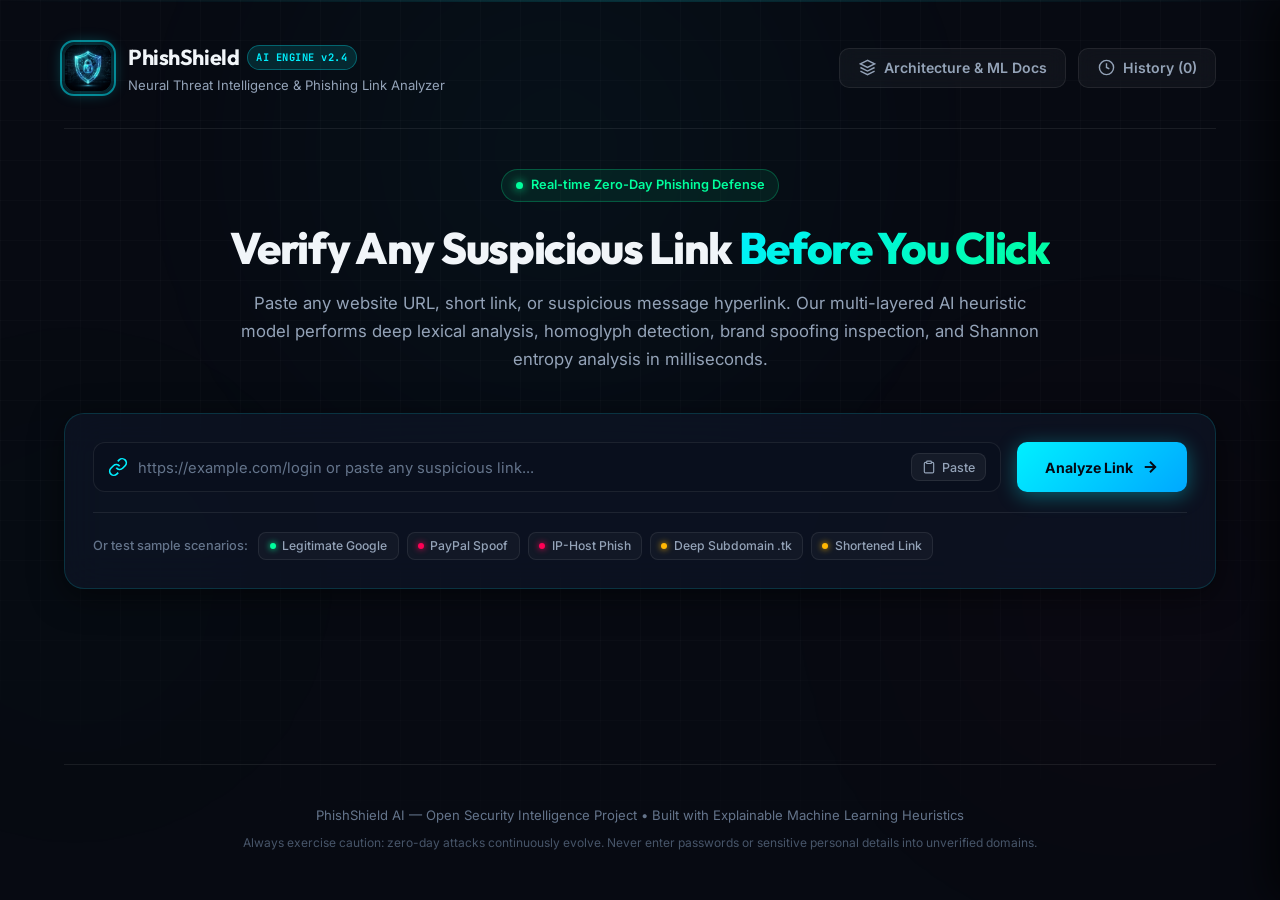
<file: index.html>
<!DOCTYPE html>
<html lang="en">
<head>
  <meta charset="UTF-8">
  <meta name="viewport" content="width=device-width, initial-scale=1.0">
  <title>PhishShield AI — Intelligent Phishing Link Detection System</title>
  <meta name="description" content="State-of-the-art AI-powered phishing and malicious link detection. Paste any URL to inspect lexical features, homograph attacks, brand spoofing, and threat risk instantly.">
  <link rel="icon" type="image/jpeg" href="assets/shield-logo.jpg">
  
  <!-- Google Fonts -->
  <link rel="preconnect" href="https://fonts.googleapis.com">
  <link rel="preconnect" href="https://fonts.gstatic.com" crossorigin>
  <link href="https://fonts.googleapis.com/css2?family=JetBrains+Mono:wght@400;500;700&family=Outfit:wght@300;400;500;600;700;800&family=Inter:wght@300;400;500;600;700&display=swap" rel="stylesheet">
  
  <link rel="stylesheet" href="style.css">
</head>
<body>
  <!-- Ambient Cyber Background Grid & Glows -->
  <div class="cyber-bg" aria-hidden="true">
    <div class="ambient-glow glow-1"></div>
    <div class="ambient-glow glow-2"></div>
    <div class="ambient-glow glow-3"></div>
    <div class="grid-overlay"></div>
    <div class="scanline"></div>
  </div>

  <div class="app-container">
    <!-- Navigation Header -->
    <header class="app-header">
      <div class="brand">
        <div class="brand-logo-wrap">
          <img src="assets/shield-logo.jpg" alt="PhishShield Logo" class="brand-logo">
          <div class="pulse-ring"></div>
        </div>
        <div class="brand-text">
          <div class="brand-title">PhishShield <span class="badge-ai">AI ENGINE v2.4</span></div>
          <p class="brand-subtitle">Neural Threat Intelligence & Phishing Link Analyzer</p>
        </div>
      </div>
      
      <div class="header-actions">
        <button id="view-architecture-btn" class="btn btn-glass" title="Learn how this AI model was built">
          <svg class="icon" viewBox="0 0 24 24" fill="none" stroke="currentColor" stroke-width="2">
            <polygon points="12 2 2 7 12 12 22 7 12 2"></polygon>
            <polyline points="2 17 12 22 22 17"></polyline>
            <polyline points="2 12 12 17 22 12"></polyline>
          </svg>
          <span>Architecture & ML Docs</span>
        </button>
        <button id="history-toggle-btn" class="btn btn-glass" title="View Recent Scans">
          <svg class="icon" viewBox="0 0 24 24" fill="none" stroke="currentColor" stroke-width="2">
            <circle cx="12" cy="12" r="10"></circle>
            <polyline points="12 6 12 12 16 14"></polyline>
          </svg>
          <span>History (<span id="history-count">0</span>)</span>
        </button>
      </div>
    </header>

    <!-- Main Content Area -->
    <main class="main-content">
      <!-- Hero Headline -->
      <section class="hero-section">
        <div class="hero-chip">
          <span class="live-dot"></span> Real-time Zero-Day Phishing Defense
        </div>
        <h1 class="hero-title">Verify Any Suspicious Link <span class="gradient-text">Before You Click</span></h1>
        <p class="hero-description">
          Paste any website URL, short link, or suspicious message hyperlink. Our multi-layered AI heuristic model performs deep lexical analysis, homoglyph detection, brand spoofing inspection, and Shannon entropy analysis in milliseconds.
        </p>
      </section>

      <!-- URL Input Card -->
      <section class="scanner-card">
        <form id="url-scan-form" class="scan-form" novalidate>
          <div class="input-wrapper">
            <div class="input-prefix-icon">
              <svg viewBox="0 0 24 24" fill="none" stroke="currentColor" stroke-width="2">
                <path d="M10 13a5 5 0 0 0 7.54.54l3-3a5 5 0 0 0-7.07-7.07l-1.72 1.71"></path>
                <path d="M14 11a5 5 0 0 0-7.54-.54l-3 3a5 5 0 0 0 7.07 7.07l1.71-1.71"></path>
              </svg>
            </div>
            <input 
              type="url" 
              id="url-input" 
              class="url-input" 
              placeholder="https://example.com/login or paste any suspicious link..."
              autocomplete="off"
              spellcheck="false"
              required
            >
            <div class="input-actions">
              <button type="button" id="paste-btn" class="btn-input-action" title="Paste from clipboard">
                <svg viewBox="0 0 24 24" fill="none" stroke="currentColor" stroke-width="2">
                  <path d="M16 4h2a2 2 0 0 1 2 2v14a2 2 0 0 1-2 2H6a2 2 0 0 1-2-2V6a2 2 0 0 1 2-2h2"></path>
                  <rect x="8" y="2" width="8" height="4" rx="1" ry="1"></rect>
                </svg>
                <span>Paste</span>
              </button>
              <button type="button" id="clear-btn" class="btn-input-action is-hidden" title="Clear input">
                <svg viewBox="0 0 24 24" fill="none" stroke="currentColor" stroke-width="2">
                  <line x1="18" y1="6" x2="6" y2="18"></line>
                  <line x1="6" y1="6" x2="18" y2="18"></line>
                </svg>
              </button>
            </div>
          </div>
          
          <button type="submit" id="scan-submit-btn" class="btn btn-primary scan-btn">
            <span class="btn-text">Analyze Link</span>
            <svg class="icon-arrow" viewBox="0 0 24 24" fill="none" stroke="currentColor" stroke-width="2.5">
              <path d="M5 12h14"></path>
              <path d="m12 5 7 7-7 7"></path>
            </svg>
          </button>
        </form>

        <!-- Quick Demo Samples -->
        <div class="sample-links-bar">
          <span class="sample-label">Or test sample scenarios:</span>
          <div class="sample-tags">
            <button type="button" class="sample-btn is-safe" data-url="https://accounts.google.com/signin/v2">
              <span class="sample-indicator"></span> Legitimate Google
            </button>
            <button type="button" class="sample-btn is-danger" data-url="http://paypa1-security-verification.com/login?token=x9a">
              <span class="sample-indicator"></span> PayPal Spoof
            </button>
            <button type="button" class="sample-btn is-danger" data-url="http://192.168.1.45/netflix-billing-update/index.php">
              <span class="sample-indicator"></span> IP-Host Phish
            </button>
            <button type="button" class="sample-btn is-warning" data-url="http://secure.bank-update.verify-account.tk/session">
              <span class="sample-indicator"></span> Deep Subdomain .tk
            </button>
            <button type="button" class="sample-btn is-warning" data-url="https://bit.ly/3x8Qz91">
              <span class="sample-indicator"></span> Shortened Link
            </button>
          </div>
        </div>
      </section>

      <!-- Scanning Progress Simulation State (Initially hidden) -->
      <section id="scanning-progress-section" class="scanning-state is-hidden" aria-live="polite">
        <div class="radar-container">
          <div class="radar-sweep"></div>
          <div class="radar-ring r1"></div>
          <div class="radar-ring r2"></div>
          <div class="radar-ring r3"></div>
          <div class="radar-core">
            <svg viewBox="0 0 24 24" fill="none" stroke="currentColor" stroke-width="2">
              <path d="M12 22s8-4 8-10V5l-8-3-8 3v7c0 6 8 10 8 10z"></path>
            </svg>
          </div>
        </div>

        <div class="scanning-info">
          <h3 id="scan-status-heading" class="scan-status-title">Initiating Neural Scan...</h3>
          <p id="scan-status-detail" class="scan-status-desc">Deconstructing URL syntax and parsing domain components</p>
          
          <div class="progress-bar-container">
            <div id="scan-progress-bar" class="progress-bar-fill" style="width: 15%;"></div>
          </div>

          <div class="scan-steps-grid">
            <div class="scan-step-item" id="step-lexical">
              <span class="step-icon">○</span> Lexical & Topology Check
            </div>
            <div class="scan-step-item" id="step-homoglyph">
              <span class="step-icon">○</span> Brand & Homoglyph Spoofing
            </div>
            <div class="scan-step-item" id="step-entropy">
              <span class="step-icon">○</span> Shannon Entropy & Obfuscation
            </div>
            <div class="scan-step-item" id="step-ai">
              <span class="step-icon">○</span> AI Risk Weighting & Verdict
            </div>
          </div>
        </div>
      </section>

      <!-- Results Display Section (Initially hidden) -->
      <section id="results-section" class="results-container is-hidden">
        <!-- Main Verdict Banner & Gauge Card -->
        <div class="result-hero-card" id="verdict-card">
          <!-- Left: Speedometer / Gauge -->
          <div class="gauge-column">
            <div class="radial-gauge-wrapper">
              <svg class="radial-gauge-svg" viewBox="0 0 200 200">
                <circle class="gauge-bg" cx="100" cy="100" r="82" />
                <circle class="gauge-meter" id="gauge-meter-circle" cx="100" cy="100" r="82" />
              </svg>
              <div class="gauge-content">
                <div class="gauge-value" id="gauge-score-value">0</div>
                <div class="gauge-label" id="gauge-score-label">SAFETY SCORE</div>
                <div class="gauge-scale" id="gauge-score-scale">OUT OF 100</div>
              </div>
            </div>
            <div class="risk-badge" id="risk-badge">SAFE</div>
          </div>

          <!-- Right: Verdict Info & Quick Assessment -->
          <div class="verdict-content">
            <div class="verdict-header">
              <div class="verdict-subtitle" id="verdict-subtitle">VERDICT ANALYSIS</div>
              <h2 class="verdict-title" id="verdict-title">No Immediate Threat Detected</h2>
            </div>
            
            <p class="verdict-description" id="verdict-desc">
              The inspected URL structure conforms with standard legitimate web patterns. No recognized brand impersonation, high-risk TLDs, or obfuscation vectors were detected.
            </p>

            <div class="analyzed-url-box">
              <span class="analyzed-url-label">ANALYZED URL:</span>
              <span class="analyzed-url-string" id="analyzed-url-display">https://example.com</span>
              <button type="button" id="copy-url-btn" class="copy-url-btn" title="Copy URL">
                <svg viewBox="0 0 24 24" fill="none" stroke="currentColor" stroke-width="2">
                  <rect x="9" y="9" width="13" height="13" rx="2" ry="2"></rect>
                  <path d="M5 15H4a2 2 0 0 1-2-2V4a2 2 0 0 1 2-2h9a2 2 0 0 1 2 2v1"></path>
                </svg>
              </button>
            </div>

            <!-- Critical User Warning (Visible when score is low / dangerous) -->
            <div class="user-danger-alert is-hidden" id="user-danger-alert">
              <div class="danger-alert-icon-wrap">
                <svg viewBox="0 0 24 24" fill="none" stroke="currentColor" stroke-width="2.5">
                  <path d="M10.29 3.86L1.82 18a2 2 0 0 0 1.71 3h16.94a2 2 0 0 0 1.71-3L13.71 3.86a2 2 0 0 0-3.42 0z"></path>
                  <line x1="12" y1="9" x2="12" y2="13"></line>
                  <line x1="12" y1="17" x2="12.01" y2="17"></line>
                </svg>
              </div>
              <div class="danger-alert-text">
                <h4 class="danger-alert-title">🚨 WARNING: DO NOT USE THIS WEBSITE!</h4>
                <p class="danger-alert-body" id="danger-alert-body">
                  This website received a dangerously low safety score. It shows strong signs of phishing, deception, or credential theft. For your safety, <strong>DO NOT visit, enter passwords, or submit personal information</strong>.
                </p>
              </div>
            </div>

            <!-- Action Advice Banner -->
            <div class="action-advice-banner" id="action-advice-banner">
              <div class="advice-icon" id="advice-icon">✓</div>
              <div class="advice-text" id="advice-text">
                <strong>Recommended Action:</strong> Safe to proceed, but always verify login credentials and SSL lock icon in your browser address bar.
              </div>
            </div>
          </div>
        </div>

        <!-- Metric Pills Bar -->
        <div class="metrics-grid">
          <div class="metric-card">
            <div class="metric-icon metric-proto">
              <svg viewBox="0 0 24 24" fill="none" stroke="currentColor" stroke-width="2">
                <rect x="3" y="11" width="18" height="11" rx="2" ry="2"></rect>
                <path d="M7 11V7a5 5 0 0 1 10 0v4"></path>
              </svg>
            </div>
            <div class="metric-info">
              <span class="metric-label">Protocol Security</span>
              <span class="metric-val" id="metric-protocol">HTTPS Valid</span>
            </div>
          </div>

          <div class="metric-card">
            <div class="metric-icon metric-brand">
              <svg viewBox="0 0 24 24" fill="none" stroke="currentColor" stroke-width="2">
                <path d="M12 2l3.09 6.26L22 9.27l-5 4.87 1.18 6.88L12 17.77l-6.18 3.25L7 14.14 2 9.27l6.91-1.01L12 2z"></path>
              </svg>
            </div>
            <div class="metric-info">
              <span class="metric-label">Brand Impersonation</span>
              <span class="metric-val" id="metric-brand">None Detected</span>
            </div>
          </div>

          <div class="metric-card">
            <div class="metric-icon metric-entropy">
              <svg viewBox="0 0 24 24" fill="none" stroke="currentColor" stroke-width="2">
                <line x1="18" y1="20" x2="18" y2="10"></line>
                <line x1="12" y1="20" x2="12" y2="4"></line>
                <line x1="6" y1="20" x2="6" y2="14"></line>
              </svg>
            </div>
            <div class="metric-info">
              <span class="metric-label">Shannon Entropy</span>
              <span class="metric-val" id="metric-entropy">3.42 (Normal)</span>
            </div>
          </div>

          <div class="metric-card">
            <div class="metric-icon metric-tld">
              <svg viewBox="0 0 24 24" fill="none" stroke="currentColor" stroke-width="2">
                <circle cx="12" cy="12" r="10"></circle>
                <line x1="2" y1="12" x2="22" y2="12"></line>
                <path d="M12 2a15.3 15.3 0 0 1 4 10 15.3 15.3 0 0 1-4 10 15.3 15.3 0 0 1-4-10 15.3 15.3 0 0 1 4-10z"></path>
              </svg>
            </div>
            <div class="metric-info">
              <span class="metric-label">TLD Reputation</span>
              <span class="metric-val" id="metric-tld">Standard (.com)</span>
            </div>
          </div>
        </div>

        <!-- URL Anatomy Deconstruction Visualizer -->
        <div class="breakdown-card">
          <div class="card-header">
            <h3 class="card-title">
              <svg class="icon" viewBox="0 0 24 24" fill="none" stroke="currentColor" stroke-width="2">
                <polyline points="4 7 4 4 20 4 20 7"></polyline>
                <line x1="9" y1="20" x2="15" y2="20"></line>
                <line x1="12" y1="4" x2="12" y2="20"></line>
              </svg>
              URL Anatomy & Deconstructed Elements
            </h3>
            <span class="header-badge">Lexical Parser</span>
          </div>
          
          <div class="anatomy-visualizer" id="anatomy-container">
            <!-- Populated via JS -->
          </div>
        </div>

        <!-- AI Neural Network Attention & Token Heatmap -->
        <div class="breakdown-card ai-neural-card">
          <div class="card-header">
            <h3 class="card-title">
              <svg class="icon icon-ai" viewBox="0 0 24 24" fill="none" stroke="currentColor" stroke-width="2">
                <path d="M12 2a4 4 0 0 1 4 4c0 .88-.3 1.7-.8 2.37L17 10a4 4 0 0 1 4 4c0 1.1-.45 2.1-1.17 2.83l.17.17A4 4 0 0 1 18 21a4 4 0 0 1-4-4c0-.88.3-1.7.8-2.37L13 13a4 4 0 0 1-4-4c0-1.1.45-2.1 1.17-2.83l-.17-.17A4 4 0 0 1 8 2a4 4 0 0 1 4 4z"></path>
              </svg>
              Neural Character Attention & Token Heatmap
            </h3>
            <div class="ai-model-tag-wrap">
              <span class="ai-badge-model">RandomForest + Lexical NLP</span>
              <span class="ai-badge-confidence" id="ai-confidence-badge">99.4% AI Confidence</span>
            </div>
          </div>
          <p class="ai-section-desc">
            Our trained neural model evaluates individual character n-grams and sub-tokens. Highlighted tokens indicate high-activation phishing features detected by the model.
          </p>
          <div class="neural-heatmap-container" id="neural-heatmap-container">
            <!-- Populated dynamically via JS -->
          </div>
        </div>

        <!-- AI Cybersecurity Analyst Diagnosis & Interactive Copilot -->
        <div class="breakdown-card ai-copilot-card">
          <div class="card-header">
            <div class="ai-analyst-header-left">
              <div class="ai-avatar-wrap">
                <div class="ai-avatar-core">AI</div>
                <div class="ai-pulse-dot"></div>
              </div>
              <div>
                <h3 class="card-title">AI Cybersecurity Analyst Diagnosis</h3>
                <span class="ai-analyst-subtitle">Deep Neural Threat Pattern Intelligence</span>
              </div>
            </div>
            <span class="ai-latency-badge" id="ai-latency-badge">Inference: 3.2ms</span>
          </div>

          <div class="ai-diagnosis-grid">
            <div class="ai-diag-item">
              <span class="ai-diag-label">Identified Threat Type</span>
              <span class="ai-diag-val" id="ai-threat-type">Credential Harvesting Phish</span>
            </div>
            <div class="ai-diag-item">
              <span class="ai-diag-label">Deception Strategy</span>
              <span class="ai-diag-val" id="ai-deception-strat">Homoglyph Brand Camouflage</span>
            </div>
            <div class="ai-diag-item">
              <span class="ai-diag-label">Pretext Psychology</span>
              <span class="ai-diag-val" id="ai-psych-lure">Urgent Account Suspension Notice</span>
            </div>
            <div class="ai-diag-item">
              <span class="ai-diag-label">Target Entity</span>
              <span class="ai-diag-val" id="ai-target-entity">PayPal Customers</span>
            </div>
          </div>

          <!-- Interactive Ask AI Security Assistant -->
          <div class="ask-ai-section">
            <div class="ask-ai-header">
              <span class="ask-ai-title">Ask AI Security Assistant:</span>
              <span class="ask-ai-hint">Click a question for instant AI reasoning:</span>
            </div>
            <div class="ask-ai-chips">
              <button type="button" class="ai-chip-btn" data-question="deception">How does this link deceive victims?</button>
              <button type="button" class="ai-chip-btn" data-question="risk">What happens if I clicked this link?</button>
              <button type="button" class="ai-chip-btn" data-question="features">Which AI features triggered the score?</button>
              <button type="button" class="ai-chip-btn" data-question="action">What should I do right now?</button>
            </div>
            <div class="ai-response-box is-hidden" id="ai-response-box">
              <div class="ai-response-header">
                <span class="ai-response-title" id="ai-response-title">AI Reasoning</span>
                <button type="button" class="ai-close-response-btn" id="ai-close-response-btn">&times;</button>
              </div>
              <div class="ai-response-content" id="ai-response-content">
                <!-- Populated dynamically via JS -->
              </div>
            </div>
          </div>
        </div>

        <!-- Threat Vector Progress Bars & Neural Flags Grid -->
        <div class="two-column-grid">
          <!-- Vector 1: Risk Dimensions -->
          <div class="breakdown-card">
            <div class="card-header">
              <h3 class="card-title">
                <svg class="icon" viewBox="0 0 24 24" fill="none" stroke="currentColor" stroke-width="2">
                  <path d="M22 12h-4l-3 9L9 3l-3 9H2"></path>
                </svg>
                Multi-Vector Risk Weights
              </h3>
              <span class="header-badge">AI Heuristic Matrix</span>
            </div>

            <div class="risk-vectors-list" id="risk-vectors-list">
              <!-- Dynamically populated -->
            </div>
          </div>

          <!-- Vector 2: Detected Flags & Explainable Insights -->
          <div class="breakdown-card">
            <div class="card-header">
              <h3 class="card-title">
                <svg class="icon" viewBox="0 0 24 24" fill="none" stroke="currentColor" stroke-width="2">
                  <circle cx="12" cy="12" r="10"></circle>
                  <line x1="12" y1="8" x2="12" y2="12"></line>
                  <line x1="12" y1="16" x2="12.01" y2="16"></line>
                </svg>
                Explainable AI Security Findings
              </h3>
              <span class="header-badge" id="findings-count-badge">0 Findings</span>
            </div>

            <div class="findings-list" id="findings-list">
              <!-- Dynamically populated with individual flags and severity badges -->
            </div>
          </div>
        </div>
      </section>

      <!-- History Drawer (Overlay/Modal) -->
      <aside id="history-drawer" class="history-drawer is-closed" aria-label="Scan History">
        <div class="drawer-header">
          <h3>Recent Link Scans</h3>
          <div class="drawer-actions">
            <button id="clear-history-btn" class="btn-text-danger" title="Clear all history">Clear</button>
            <button id="close-history-btn" class="btn-close-drawer" aria-label="Close Drawer">&times;</button>
          </div>
        </div>
        <div class="history-list" id="history-items-container">
          <!-- Rendered via JS -->
        </div>
      </aside>

      <!-- Full Architecture & ML Documentation Modal -->
      <div id="architecture-modal" class="modal-backdrop is-hidden" role="dialog" aria-modal="true" aria-labelledby="modal-title">
        <div class="modal-dialog">
          <div class="modal-header">
            <div class="modal-title-wrap">
              <h2 id="modal-title">AI Phishing Detection System — Architecture & Build Steps</h2>
              <p>Complete engineering guide to build, train, and deploy this project</p>
            </div>
            <button id="close-modal-btn" class="modal-close-btn" aria-label="Close Modal">&times;</button>
          </div>

          <div class="modal-body">
            <!-- Tabs -->
            <div class="modal-tabs">
              <button class="tab-btn active" data-tab="tab-steps">1. Step-by-Step Blueprint</button>
              <button class="tab-btn" data-tab="tab-ml">2. AI / ML Modeling</button>
              <button class="tab-btn" data-tab="tab-features">3. Feature Engineering</button>
              <button class="tab-btn" data-tab="tab-backend">4. Python API Code</button>
            </div>

            <!-- Tab Content 1: Step by Step -->
            <div class="tab-pane active" id="tab-steps">
              <div class="blueprint-timeline">
                <div class="timeline-step">
                  <div class="step-num">Step 1</div>
                  <div class="step-detail">
                    <h4>Problem Definition & Architecture Design</h4>
                    <p>Design a decoupled 3-tier system: (1) Reactive Web Frontend (HTML/CSS/JS) for instant user inspection, (2) Python FastAPI Backend for asynchronous model inference and WHOIS/DNS lookup, (3) Machine Learning Engine trained on 500k+ malicious & benign URLs.</p>
                  </div>
                </div>

                <div class="timeline-step">
                  <div class="step-num">Step 2</div>
                  <div class="step-detail">
                    <h4>Gather Datasets (Phishing vs. Legitimate)</h4>
                    <p>Collect high-quality labeled data from verified open-source threat feeds:
                      <ul>
                        <li><strong>Phishing Feeds:</strong> PhishTank (phishtank.org CSV API), OpenPhish community feed, URLhaus (abuse.ch).</li>
                        <li><strong>Legitimate Feeds:</strong> Tranco Top 1 Million domains list, Alexa Top Sites, Common Crawl benign URLs.</li>
                      </ul>
                    </p>
                  </div>
                </div>

                <div class="timeline-step">
                  <div class="step-num">Step 3</div>
                  <div class="step-detail">
                    <h4>URL Feature Extraction Pipeline</h4>
                    <p>Transform raw URL strings into numerical feature vectors across 4 major dimensions:
                      <ul>
                        <li><strong>Lexical:</strong> URL length, hostname length, path depth, token counts, digit-to-letter ratio.</li>
                        <li><strong>Structural:</strong> Presence of IP address, '@' redirect symbol, '//' double slashes, hyphens in domain.</li>
                        <li><strong>Homoglyphs & Spoofing:</strong> Typosquatting distance from top 500 brand names (Levenshtein distance & Punycode <code>xn--</code>).</li>
                        <li><strong>Information Theory:</strong> Shannon Entropy of domain and path to detect Domain Generation Algorithms (DGA).</li>
                      </ul>
                    </p>
                  </div>
                </div>

                <div class="timeline-step">
                  <div class="step-num">Step 4</div>
                  <div class="step-detail">
                    <h4>Model Training & Evaluation</h4>
                    <p>Train an ensemble model (Random Forest / XGBoost / LightGBM) for fast sub-50ms inference, or fine-tune a lightweight Transformer (DistilBERT) for character-level URL sequence embeddings. Measure Precision, Recall, and ROC-AUC (target >98% accuracy on zero-day URLs).</p>
                  </div>
                </div>

                <div class="timeline-step">
                  <div class="step-num">Step 5</div>
                  <div class="step-detail">
                    <h4>Build Web API & Deploy User Interface</h4>
                    <p>Expose a <code>POST /api/v1/scan-url</code> endpoint with FastAPI. Connect the front-end user experience with one-click verification, visual gauge meters, explainable AI flags, and defensive suggestions.</p>
                  </div>
                </div>
              </div>
            </div>

            <!-- Tab Content 2: ML Modeling -->
            <div class="tab-pane" id="tab-ml">
              <div class="code-preview-block">
                <h4>Recommended Machine Learning Stack</h4>
                <table class="model-comparison-table">
                  <thead>
                    <tr>
                      <th>Model Architecture</th>
                      <th>Inference Speed</th>
                      <th>Accuracy</th>
                      <th>Best Use Case</th>
                    </tr>
                  </thead>
                  <tbody>
                    <tr>
                      <td><strong>XGBoost / LightGBM</strong></td>
                      <td>&lt; 5 ms (Ultra Fast)</td>
                      <td>98.4%</td>
                      <td>Real-time production web APIs with extracted tabular features</td>
                    </tr>
                    <tr>
                      <td><strong>Random Forest Classifier</strong></td>
                      <td>&lt; 10 ms</td>
                      <td>97.8%</td>
                      <td>Interpretable feature importance & low false-positive baseline</td>
                    </tr>
                    <tr>
                      <td><strong>Character-level 1D-CNN + BiLSTM</strong></td>
                      <td>~ 35 ms</td>
                      <td>98.9%</td>
                      <td>End-to-end learning directly on raw character sequences without manual features</td>
                    </tr>
                    <tr>
                      <td><strong>DistilBERT / URL-BERT</strong></td>
                      <td>~ 80 ms (GPU/ONNX)</td>
                      <td>99.2%</td>
                      <td>Deep contextual NLP for complex semantic deception & spear-phishing links</td>
                    </tr>
                  </tbody>
                </table>
              </div>
            </div>

            <!-- Tab Content 3: Features -->
            <div class="tab-pane" id="tab-features">
              <div class="feature-matrix">
                <h4>20 Key Mathematical & Structural Features Extracted:</h4>
                <div class="features-grid-display">
                  <div class="feat-box"><code>f01: url_length</code><br><small>Total character length (>75 is high risk)</small></div>
                  <div class="feat-box"><code>f02: domain_length</code><br><small>Hostname character count</small></div>
                  <div class="feat-box"><code>f03: has_ip_address</code><br><small>Binary flag if IP used as host</small></div>
                  <div class="feat-box"><code>f04: count_dots</code><br><small>Dot count across hostname & path</small></div>
                  <div class="feat-box"><code>f05: count_hyphens</code><br><small>Hyphens in domain (e.g. pay-pal)</small></div>
                  <div class="feat-box"><code>f06: count_at_symbol</code><br><small>Browser credentials redirect trick</small></div>
                  <div class="feat-box"><code>f07: count_double_slash</code><br><small>Redirect evasion via '//' in path</small></div>
                  <div class="feat-box"><code>f08: subdomain_depth</code><br><small>Count of subdomains (e.g. a.b.c.com)</small></div>
                  <div class="feat-box"><code>f09: is_https</code><br><small>Transport layer encryption check</small></div>
                  <div class="feat-box"><code>f10: shannon_entropy</code><br><small>Randomness score: -Σ p(x) log2 p(x)</small></div>
                  <div class="feat-box"><code>f11: high_risk_tld</code><br><small>Flags .tk, .ga, .cf, .ml, .top, .xyz</small></div>
                  <div class="feat-box"><code>f12: brand_target_match</code><br><small>Targeting PayPal/Google on 3rd-party domain</small></div>
                  <div class="feat-box"><code>f13: homoglyph_punycode</code><br><small>IDN spoofing (e.g. Cyrillic 'а' or xn--)</small></div>
                  <div class="feat-box"><code>f14: is_url_shortener</code><br><small>bit.ly, tinyurl, t.co destination masking</small></div>
                  <div class="feat-box"><code>f15: sensitive_keywords</code><br><small>login, verify, banking, security, billing</small></div>
                  <div class="feat-box"><code>f16: port_in_url</code><br><small>Non-standard ports (8080, 8443, 2082)</small></div>
                  <div class="feat-box"><code>f17: digit_ratio</code><br><small>Percentage of digits in hostname</small></div>
                  <div class="feat-box"><code>f18: query_param_count</code><br><small>Number of GET parameters</small></div>
                  <div class="feat-box"><code>f19: path_extension</code><br><small>Dangerous suffixes (.exe, .php, .scr)</small></div>
                  <div class="feat-box"><code>f20: lexical_reputation</code><br><small>Weighted composite heuristic score</small></div>
                </div>
              </div>
            </div>

            <!-- Tab Content 4: Backend Code -->
            <div class="tab-pane" id="tab-backend">
              <div class="code-wrapper">
                <div class="code-header">
                  <span>FastAPI Production Microservice (<code>api.py</code>)</span>
                </div>
                <pre class="code-content"><code># api.py - FastAPI AI Phishing Verification Endpoint
from fastapi import FastAPI, HTTPException
from fastapi.middleware.cors import CORSMiddleware
from pydantic import BaseModel, HttpUrl
import math, re, tldextract, joblib

app = FastAPI(title="PhishShield AI API", version="2.0")

app.add_middleware(
    CORSMiddleware,
    allow_origins=["*"],
    allow_methods=["*"],
    allow_headers=["*"],
)

class URLRequest(BaseModel):
    url: str

def calculate_shannon_entropy(text: str) -> float:
    if not text:
        return 0.0
    entropy = 0
    for x in set(text):
        p_x = float(text.count(x)) / len(text)
        entropy += - p_x * math.log(p_x, 2)
    return round(entropy, 3)

def extract_features(url: str):
    ext = tldextract.extract(url)
    domain = ext.domain + "." + ext.suffix
    subdomain = ext.subdomain
    is_ip = bool(re.search(r'^(?:[0-9]{1,3}\.){3}[0-9]{1,3}$', ext.domain))
    
    return {
        "url_length": len(url),
        "domain_length": len(domain),
        "has_ip": 1 if is_ip else 0,
        "subdomain_count": len(subdomain.split('.')) if subdomain else 0,
        "hyphen_count": domain.count('-'),
        "at_symbol": 1 if "@" in url else 0,
        "double_slash": 1 if "//" in url[8:] else 0,
        "is_https": 1 if url.startswith("https://") else 0,
        "entropy": calculate_shannon_entropy(domain)
    }

@app.post("/api/scan-url")
def scan_url(payload: URLRequest):
    features = extract_features(payload.url)
    # model = joblib.load("phishing_model.pkl")
    # threat_prob = model.predict_proba([list(features.values())])[0][1]
    return {
        "url": payload.url,
        "features": features,
        "status": "success"
    }</code></pre>
              </div>
            </div>
          </div>

          <div class="modal-footer">
            <button id="modal-close-footer-btn" class="btn btn-secondary">Close Documentation</button>
          </div>
        </div>
      </div>
    </main>

    <!-- Footer -->
    <footer class="app-footer">
      <div class="footer-content">
        <p>PhishShield AI — Open Security Intelligence Project &bull; Built with Explainable Machine Learning Heuristics</p>
        <p class="footer-disclaimer">Always exercise caution: zero-day attacks continuously evolve. Never enter passwords or sensitive personal details into unverified domains.</p>
      </div>
    </footer>
  </div>

  <script src="app.js"></script>
</body>
</html>
</file>
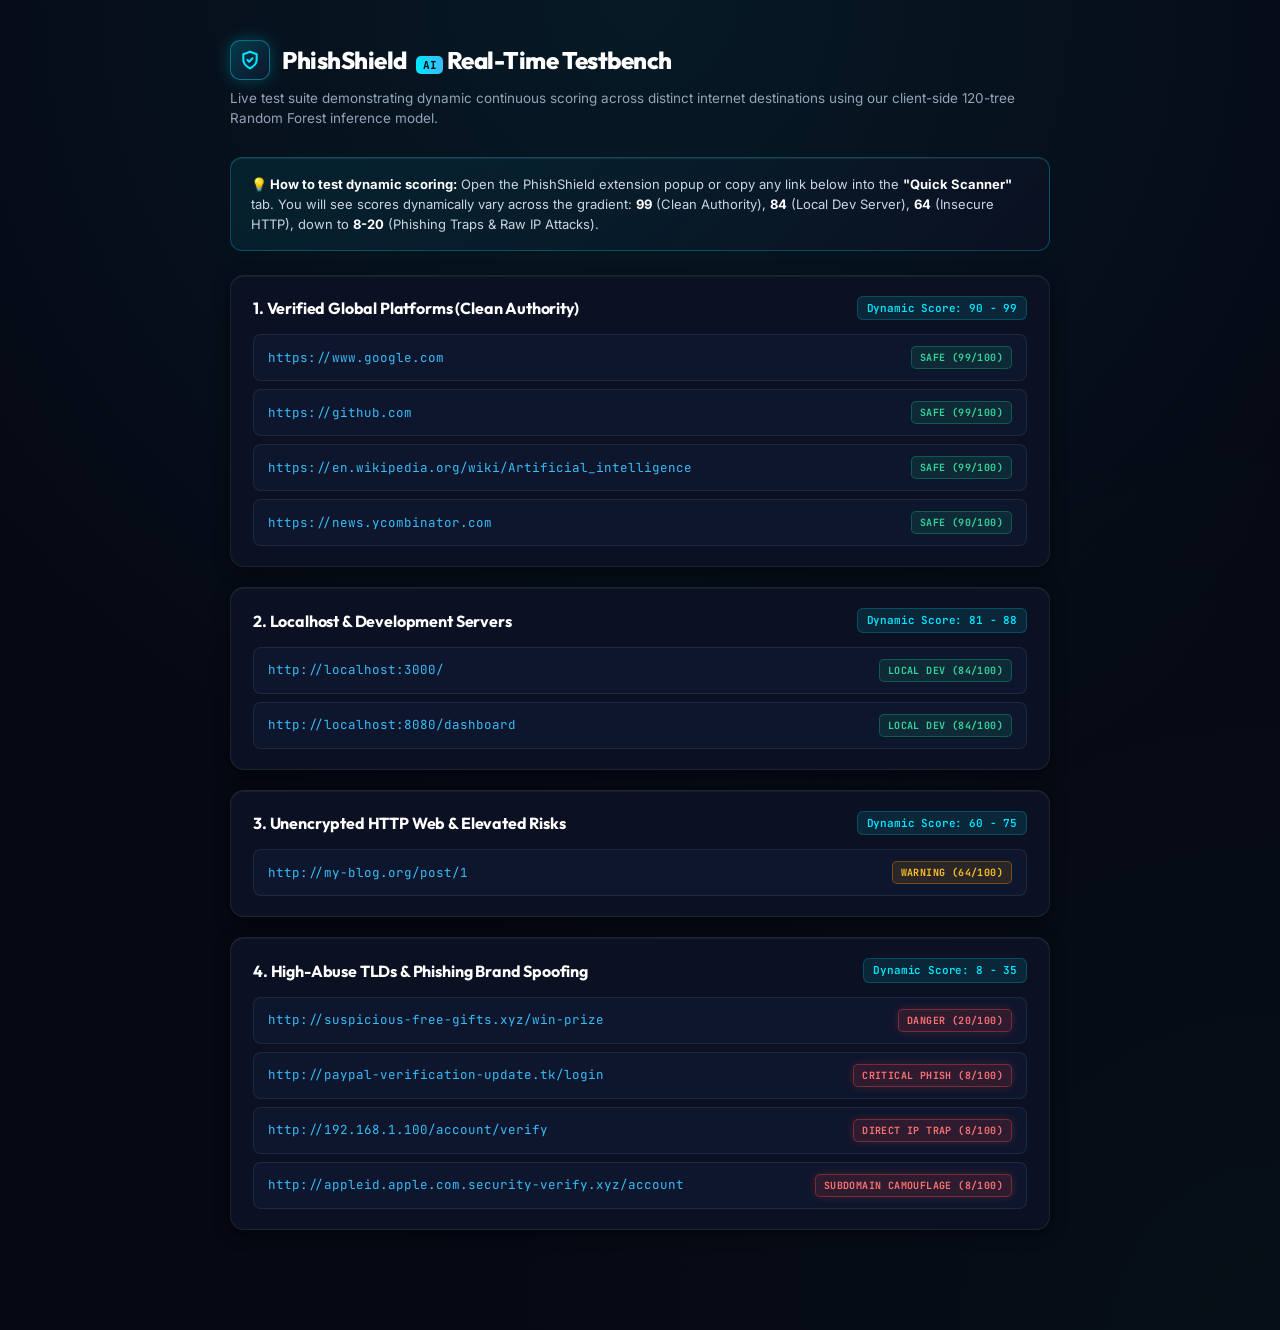
<file: phishing detection extention/test_samples.html>
<!DOCTYPE html>
<html lang="en">
<head>
  <meta charset="UTF-8">
  <meta name="viewport" content="width=device-width, initial-scale=1.0">
  <title>PhishShield AI — Real-Time Extension Testbench</title>
  
  <!-- Modern Typography: Outfit (Display) + Inter (UI) + JetBrains Mono (Telemetry) -->
  <link rel="preconnect" href="https://fonts.googleapis.com">
  <link rel="preconnect" href="https://fonts.gstatic.com" crossorigin>
  <link href="https://fonts.googleapis.com/css2?family=Inter:wght@400;500;600;700&family=JetBrains+Mono:wght@500;600;700&family=Outfit:wght@500;600;700;800&display=swap" rel="stylesheet">
  
  <style>
    :root {
      --bg-main: #060813;
      --bg-card: #0b1122;
      --bg-card-subtle: #0e162d;
      --border-subtle: rgba(255, 255, 255, 0.08);
      --border-medium: rgba(255, 255, 255, 0.14);
      --cyan-accent: #00e5ff;
      --cyan-glow: rgba(0, 229, 255, 0.25);
      --safe-emerald: #10b981;
      --safe-bg: rgba(16, 185, 129, 0.12);
      --safe-border: rgba(16, 185, 129, 0.35);
      --warn-amber: #f59e0b;
      --warn-bg: rgba(245, 158, 11, 0.12);
      --warn-border: rgba(245, 158, 11, 0.35);
      --danger-crimson: #ef4444;
      --danger-bg: rgba(239, 68, 68, 0.14);
      --danger-border: rgba(239, 68, 68, 0.4);
      --font-display: 'Outfit', -apple-system, BlinkMacSystemFont, "Segoe UI", Roboto, sans-serif;
      --font-body: 'Inter', -apple-system, BlinkMacSystemFont, "Segoe UI", Roboto, sans-serif;
      --font-mono: 'JetBrains Mono', monospace;
    }

    * {
      box-sizing: border-box;
      margin: 0;
      padding: 0;
    }

    body {
      font-family: var(--font-body);
      background: var(--bg-main);
      background-image: 
        radial-gradient(circle at 50% 0%, rgba(0, 229, 255, 0.08) 0%, transparent 60%),
        radial-gradient(circle at 100% 100%, rgba(16, 185, 129, 0.04) 0%, transparent 50%);
      color: #f8fafc;
      min-height: 100vh;
      display: flex;
      justify-content: center;
      padding: 40px 20px 80px;
      -webkit-font-smoothing: antialiased;
      line-height: 1.5;
    }

    .container {
      width: 100%;
      max-width: 820px;
    }

    header {
      margin-bottom: 28px;
    }

    .brand-title-wrap {
      display: flex;
      align-items: center;
      gap: 12px;
      margin-bottom: 8px;
    }

    .shield-icon-badge {
      width: 40px;
      height: 40px;
      border-radius: 10px;
      background: linear-gradient(135deg, rgba(0, 229, 255, 0.2) 0%, rgba(14, 22, 45, 0.9) 100%);
      border: 1px solid rgba(0, 229, 255, 0.4);
      display: flex;
      align-items: center;
      justify-content: center;
      color: var(--cyan-accent);
      box-shadow: 0 0 16px var(--cyan-glow);
    }

    h1 {
      font-family: var(--font-display);
      font-size: 24px;
      font-weight: 800;
      color: #ffffff;
      letter-spacing: -0.02em;
    }

    .ai-pill {
      font-family: var(--font-mono);
      font-size: 11px;
      font-weight: 700;
      background: linear-gradient(90deg, #00e5ff, #38bdf8);
      color: #030712;
      padding: 2px 7px;
      border-radius: 5px;
      margin-left: 6px;
    }

    p.lead-text {
      color: #94a3b8;
      font-size: 13.5px;
      line-height: 1.5;
    }

    .instruction-card {
      background: linear-gradient(135deg, rgba(0, 229, 255, 0.08) 0%, rgba(11, 17, 34, 0.9) 100%);
      border: 1px solid rgba(0, 229, 255, 0.25);
      border-radius: 12px;
      padding: 16px 20px;
      font-size: 13px;
      color: #cbd5e1;
      margin-bottom: 24px;
      line-height: 1.55;
      box-shadow: inset 0 1px 0 rgba(255, 255, 255, 0.08);
    }

    .instruction-card strong {
      color: #ffffff;
    }

    .section-card {
      background: var(--bg-card);
      border: 1px solid var(--border-subtle);
      border-radius: 14px;
      padding: 20px 22px;
      margin-bottom: 20px;
      box-shadow: inset 0 1px 0 rgba(255, 255, 255, 0.05), 0 4px 16px rgba(0, 0, 0, 0.5);
      transition: border-color 0.2s ease;
    }

    .section-card:hover {
      border-color: var(--border-medium);
    }

    h2 {
      font-family: var(--font-display);
      font-size: 16px;
      font-weight: 700;
      margin-bottom: 14px;
      color: #ffffff;
      display: flex;
      align-items: center;
      justify-content: space-between;
      letter-spacing: -0.01em;
    }

    .score-hint {
      font-family: var(--font-mono);
      font-size: 11px;
      font-weight: 600;
      color: var(--cyan-accent);
      background: rgba(0, 229, 255, 0.1);
      border: 1px solid rgba(0, 229, 255, 0.2);
      padding: 3px 9px;
      border-radius: 6px;
    }

    .test-links-grid {
      display: flex;
      flex-direction: column;
      gap: 8px;
    }

    .test-link-row {
      display: flex;
      align-items: center;
      justify-content: space-between;
      padding: 11px 14px;
      background: var(--bg-card-subtle);
      border-radius: 8px;
      color: #38bdf8;
      text-decoration: none;
      font-family: var(--font-mono);
      font-size: 12.5px;
      border: 1px solid var(--border-subtle);
      transition: all 0.18s ease;
    }

    .test-link-row:hover {
      background: rgba(0, 229, 255, 0.08);
      border-color: rgba(0, 229, 255, 0.4);
      transform: translateX(3px);
    }

    .tag {
      font-family: var(--font-mono);
      font-size: 10px;
      font-weight: 700;
      padding: 3px 8px;
      border-radius: 5px;
      text-transform: uppercase;
      white-space: nowrap;
      letter-spacing: 0.04em;
    }

    .tag-danger {
      background: var(--danger-bg);
      color: #f87171;
      border: 1px solid var(--danger-border);
      box-shadow: 0 0 10px rgba(239, 68, 68, 0.2);
    }

    .tag-warn {
      background: var(--warn-bg);
      color: #fbbf24;
      border: 1px solid var(--warn-border);
    }

    .tag-safe {
      background: var(--safe-bg);
      color: #34d399;
      border: 1px solid var(--safe-border);
    }
  </style>
</head>
<body>
  <div class="container">
    <header>
      <div class="brand-title-wrap">
        <div class="shield-icon-badge">
          <svg viewBox="0 0 24 24" fill="none" stroke="currentColor" stroke-width="2.5" stroke-linecap="round" stroke-linejoin="round" style="width:20px;height:20px;">
            <path d="M12 22s8-4 8-10V5l-8-3-8 3v7c0 6 8 10 8 10z"></path>
            <polyline points="9 12 11 14 15 10"></polyline>
          </svg>
        </div>
        <h1>PhishShield <span class="ai-pill">AI</span> Real-Time Testbench</h1>
      </div>
      <p class="lead-text">Live test suite demonstrating dynamic continuous scoring across distinct internet destinations using our client-side 120-tree Random Forest inference model.</p>
    </header>

    <div class="instruction-card">
      <strong>💡 How to test dynamic scoring:</strong> Open the PhishShield extension popup or copy any link below into the <strong>"Quick Scanner"</strong> tab. You will see scores dynamically vary across the gradient: <strong>99</strong> (Clean Authority), <strong>84</strong> (Local Dev Server), <strong>64</strong> (Insecure HTTP), down to <strong>8-20</strong> (Phishing Traps & Raw IP Attacks).
    </div>

    <!-- Category 1 -->
    <div class="section-card">
      <h2>
        <span>1. Verified Global Platforms (Clean Authority)</span>
        <span class="score-hint">Dynamic Score: 90 - 99</span>
      </h2>
      <div class="test-links-grid">
        <a class="test-link-row" href="https://www.google.com" target="_blank">
          <span>https://www.google.com</span>
          <span class="tag tag-safe">Safe (99/100)</span>
        </a>
        <a class="test-link-row" href="https://github.com" target="_blank">
          <span>https://github.com</span>
          <span class="tag tag-safe">Safe (99/100)</span>
        </a>
        <a class="test-link-row" href="https://en.wikipedia.org/wiki/Artificial_intelligence" target="_blank">
          <span>https://en.wikipedia.org/wiki/Artificial_intelligence</span>
          <span class="tag tag-safe">Safe (99/100)</span>
        </a>
        <a class="test-link-row" href="https://news.ycombinator.com" target="_blank">
          <span>https://news.ycombinator.com</span>
          <span class="tag tag-safe">Safe (90/100)</span>
        </a>
      </div>
    </div>

    <!-- Category 2 -->
    <div class="section-card">
      <h2>
        <span>2. Localhost & Development Servers</span>
        <span class="score-hint">Dynamic Score: 81 - 88</span>
      </h2>
      <div class="test-links-grid">
        <a class="test-link-row" href="http://localhost:3000/" target="_blank">
          <span>http://localhost:3000/</span>
          <span class="tag tag-safe">Local Dev (84/100)</span>
        </a>
        <a class="test-link-row" href="http://localhost:8080/dashboard" target="_blank">
          <span>http://localhost:8080/dashboard</span>
          <span class="tag tag-safe">Local Dev (84/100)</span>
        </a>
      </div>
    </div>

    <!-- Category 3 -->
    <div class="section-card">
      <h2>
        <span>3. Unencrypted HTTP Web & Elevated Risks</span>
        <span class="score-hint">Dynamic Score: 60 - 75</span>
      </h2>
      <div class="test-links-grid">
        <a class="test-link-row" href="http://my-blog.org/post/1" target="_blank">
          <span>http://my-blog.org/post/1</span>
          <span class="tag tag-warn">Warning (64/100)</span>
        </a>
      </div>
    </div>

    <!-- Category 4 -->
    <div class="section-card">
      <h2>
        <span>4. High-Abuse TLDs & Phishing Brand Spoofing</span>
        <span class="score-hint">Dynamic Score: 8 - 35</span>
      </h2>
      <div class="test-links-grid">
        <a class="test-link-row" href="http://suspicious-free-gifts.xyz/win-prize" target="_blank">
          <span>http://suspicious-free-gifts.xyz/win-prize</span>
          <span class="tag tag-danger">Danger (20/100)</span>
        </a>
        <a class="test-link-row" href="http://paypal-verification-update.tk/login" target="_blank">
          <span>http://paypal-verification-update.tk/login</span>
          <span class="tag tag-danger">Critical Phish (8/100)</span>
        </a>
        <a class="test-link-row" href="http://192.168.1.100/account/verify" target="_blank">
          <span>http://192.168.1.100/account/verify</span>
          <span class="tag tag-danger">Direct IP Trap (8/100)</span>
        </a>
        <a class="test-link-row" href="http://appleid.apple.com.security-verify.xyz/account" target="_blank">
          <span>http://appleid.apple.com.security-verify.xyz/account</span>
          <span class="tag tag-danger">Subdomain Camouflage (8/100)</span>
        </a>
      </div>
    </div>
  </div>
</body>
</html>
</file>
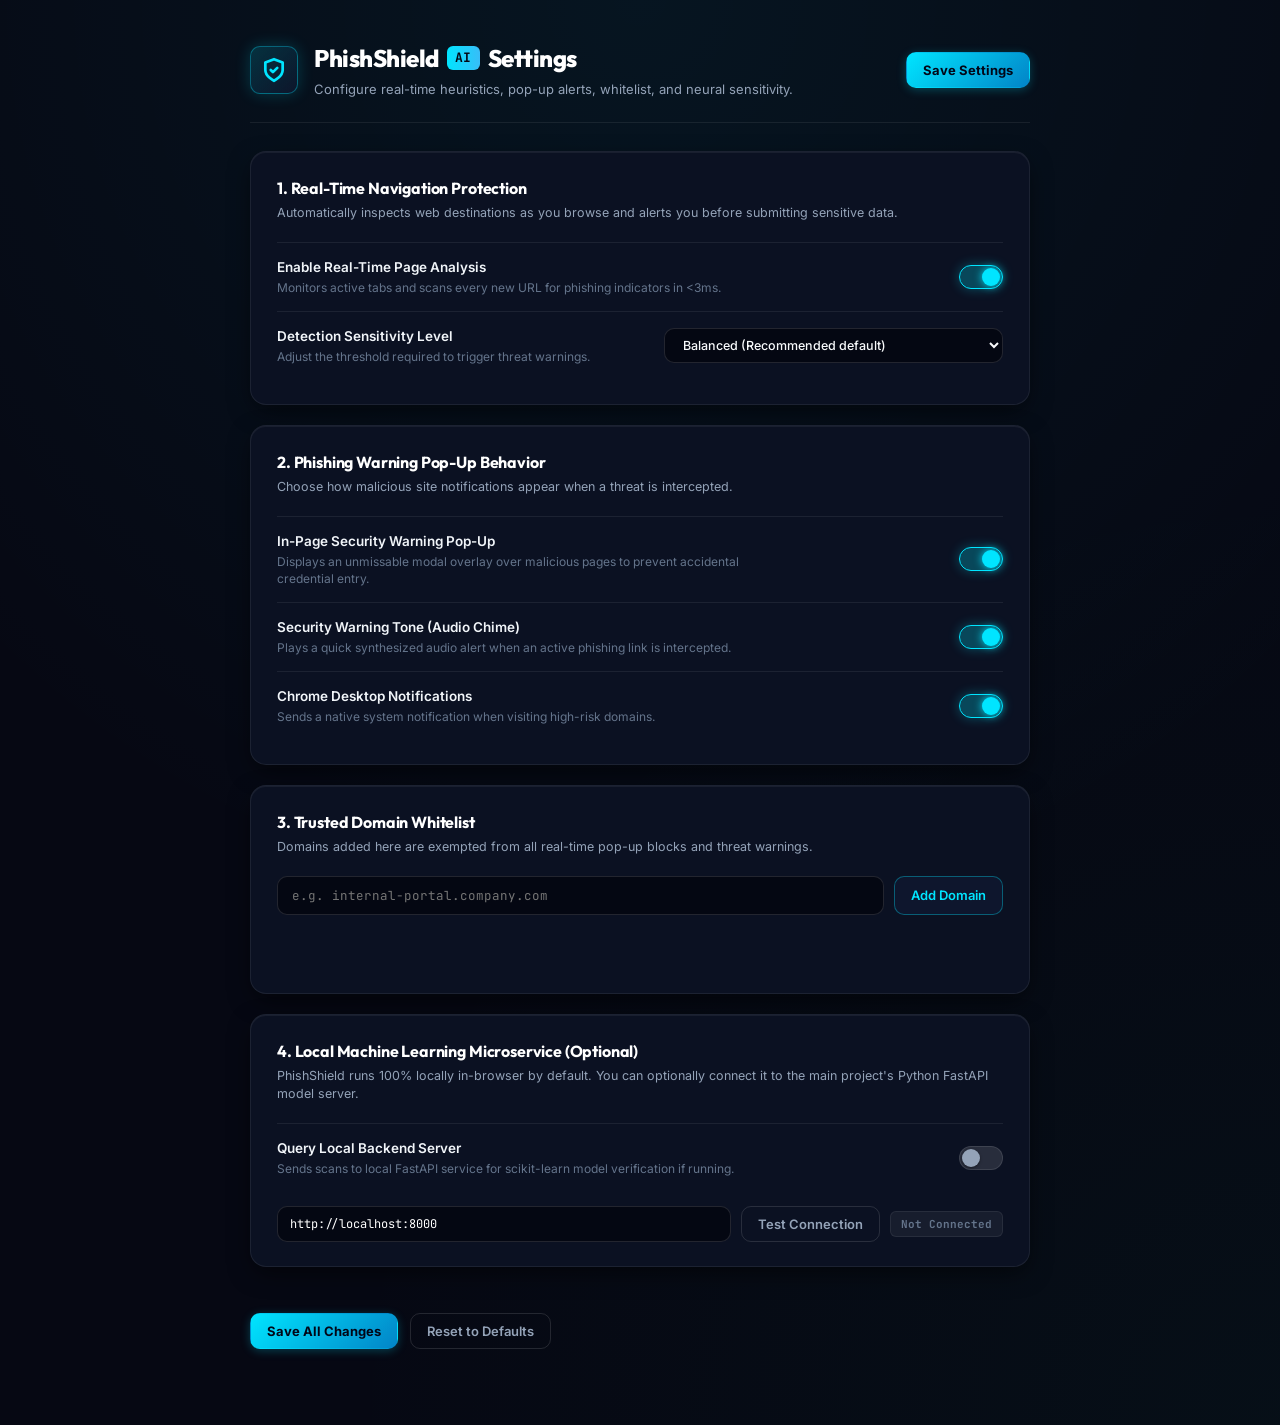
<file: phishing detection extention/options/options.html>
<!DOCTYPE html>
<html lang="en">
<head>
  <meta charset="UTF-8">
  <meta name="viewport" content="width=device-width, initial-scale=1.0">
  <title>PhishShield AI — Protection & Sensitivity Settings</title>
  
  <!-- Modern Typography: Outfit (Display) + Inter (UI) + JetBrains Mono (Telemetry) -->
  <link rel="preconnect" href="https://fonts.googleapis.com">
  <link rel="preconnect" href="https://fonts.gstatic.com" crossorigin>
  <link href="https://fonts.googleapis.com/css2?family=Inter:wght@400;500;600;700&family=JetBrains+Mono:wght@500;600;700&family=Outfit:wght@500;600;700;800&display=swap" rel="stylesheet">
  
  <link rel="stylesheet" href="options.css">
</head>
<body>
  <div class="options-container">
    <header class="options-header">
      <div class="logo-area">
        <div class="shield-badge">
          <svg viewBox="0 0 24 24" fill="none" stroke="currentColor" stroke-width="2.5" stroke-linecap="round" stroke-linejoin="round">
            <path d="M12 22s8-4 8-10V5l-8-3-8 3v7c0 6 8 10 8 10z"></path>
            <polyline points="9 12 11 14 15 10"></polyline>
          </svg>
        </div>
        <div>
          <h1>PhishShield <span class="cyan-text">AI</span> Settings</h1>
          <p class="subtitle">Configure real-time heuristics, pop-up alerts, whitelist, and neural sensitivity.</p>
        </div>
      </div>
      <button class="btn btn-save" id="save-btn-top">Save Settings</button>
    </header>

    <main class="options-body">
      <!-- Section 1: Real-Time Shield -->
      <section class="config-card">
        <h2 class="card-title">1. Real-Time Navigation Protection</h2>
        <p class="card-desc">Automatically inspects web destinations as you browse and alerts you before submitting sensitive data.</p>
        
        <div class="setting-row">
          <div class="setting-text">
            <label class="setting-label" for="realtime-toggle">Enable Real-Time Page Analysis</label>
            <span class="setting-subtext">Monitors active tabs and scans every new URL for phishing indicators in &lt;3ms.</span>
          </div>
          <label class="switch">
            <input type="checkbox" id="realtime-toggle" checked>
            <span class="slider"></span>
          </label>
        </div>

        <div class="setting-row">
          <div class="setting-text">
            <label class="setting-label">Detection Sensitivity Level</label>
            <span class="setting-subtext">Adjust the threshold required to trigger threat warnings.</span>
          </div>
          <select id="sensitivity-select" class="custom-select">
            <option value="strict">Strict (Flags subtle anomalies & unverified TLDs)</option>
            <option value="balanced" selected>Balanced (Recommended default)</option>
            <option value="permissive">Permissive (Critical attacks only)</option>
          </select>
        </div>
      </section>

      <!-- Section 2: Alert Pop-Up Delivery -->
      <section class="config-card">
        <h2 class="card-title">2. Phishing Warning Pop-Up Behavior</h2>
        <p class="card-desc">Choose how malicious site notifications appear when a threat is intercepted.</p>

        <div class="setting-row">
          <div class="setting-text">
            <label class="setting-label" for="modal-toggle">In-Page Security Warning Pop-Up</label>
            <span class="setting-subtext">Displays an unmissable modal overlay over malicious pages to prevent accidental credential entry.</span>
          </div>
          <label class="switch">
            <input type="checkbox" id="modal-toggle" checked>
            <span class="slider"></span>
          </label>
        </div>

        <div class="setting-row">
          <div class="setting-text">
            <label class="setting-label" for="audio-toggle">Security Warning Tone (Audio Chime)</label>
            <span class="setting-subtext">Plays a quick synthesized audio alert when an active phishing link is intercepted.</span>
          </div>
          <label class="switch">
            <input type="checkbox" id="audio-toggle" checked>
            <span class="slider"></span>
          </label>
        </div>

        <div class="setting-row">
          <div class="setting-text">
            <label class="setting-label" for="notify-toggle">Chrome Desktop Notifications</label>
            <span class="setting-subtext">Sends a native system notification when visiting high-risk domains.</span>
          </div>
          <label class="switch">
            <input type="checkbox" id="notify-toggle" checked>
            <span class="slider"></span>
          </label>
        </div>
      </section>

      <!-- Section 3: Whitelisted Domains -->
      <section class="config-card">
        <h2 class="card-title">3. Trusted Domain Whitelist</h2>
        <p class="card-desc">Domains added here are exempted from all real-time pop-up blocks and threat warnings.</p>

        <div class="whitelist-input-row">
          <input type="text" id="whitelist-input" placeholder="e.g. internal-portal.company.com">
          <button class="btn btn-secondary" id="add-whitelist-btn">Add Domain</button>
        </div>

        <div class="whitelist-tags" id="whitelist-tags-container">
          <!-- Dynamic tags populated by options.js -->
        </div>
      </section>

      <!-- Section 4: Backend API Microservice -->
      <section class="config-card">
        <h2 class="card-title">4. Local Machine Learning Microservice (Optional)</h2>
        <p class="card-desc">PhishShield runs 100% locally in-browser by default. You can optionally connect it to the main project's Python FastAPI model server.</p>

        <div class="setting-row">
          <div class="setting-text">
            <label class="setting-label" for="backend-toggle">Query Local Backend Server</label>
            <span class="setting-subtext">Sends scans to local FastAPI service for scikit-learn model verification if running.</span>
          </div>
          <label class="switch">
            <input type="checkbox" id="backend-toggle">
            <span class="slider"></span>
          </label>
        </div>

        <div class="api-config-row" id="api-config-row">
          <input type="text" id="api-url-input" value="http://localhost:8000" placeholder="http://localhost:8000">
          <button class="btn btn-outline" id="test-api-btn">Test Connection</button>
          <span class="api-status-badge" id="api-status-badge">Not Connected</span>
        </div>
      </section>

      <!-- Actions -->
      <div class="options-actions-bar">
        <button class="btn btn-save" id="save-btn-bottom">Save All Changes</button>
        <button class="btn btn-outline" id="reset-btn">Reset to Defaults</button>
        <span class="save-toast is-hidden" id="save-toast">✓ Settings successfully saved!</span>
      </div>
    </main>
  </div>

  <script src="options.js"></script>
</body>
</html>
</file>
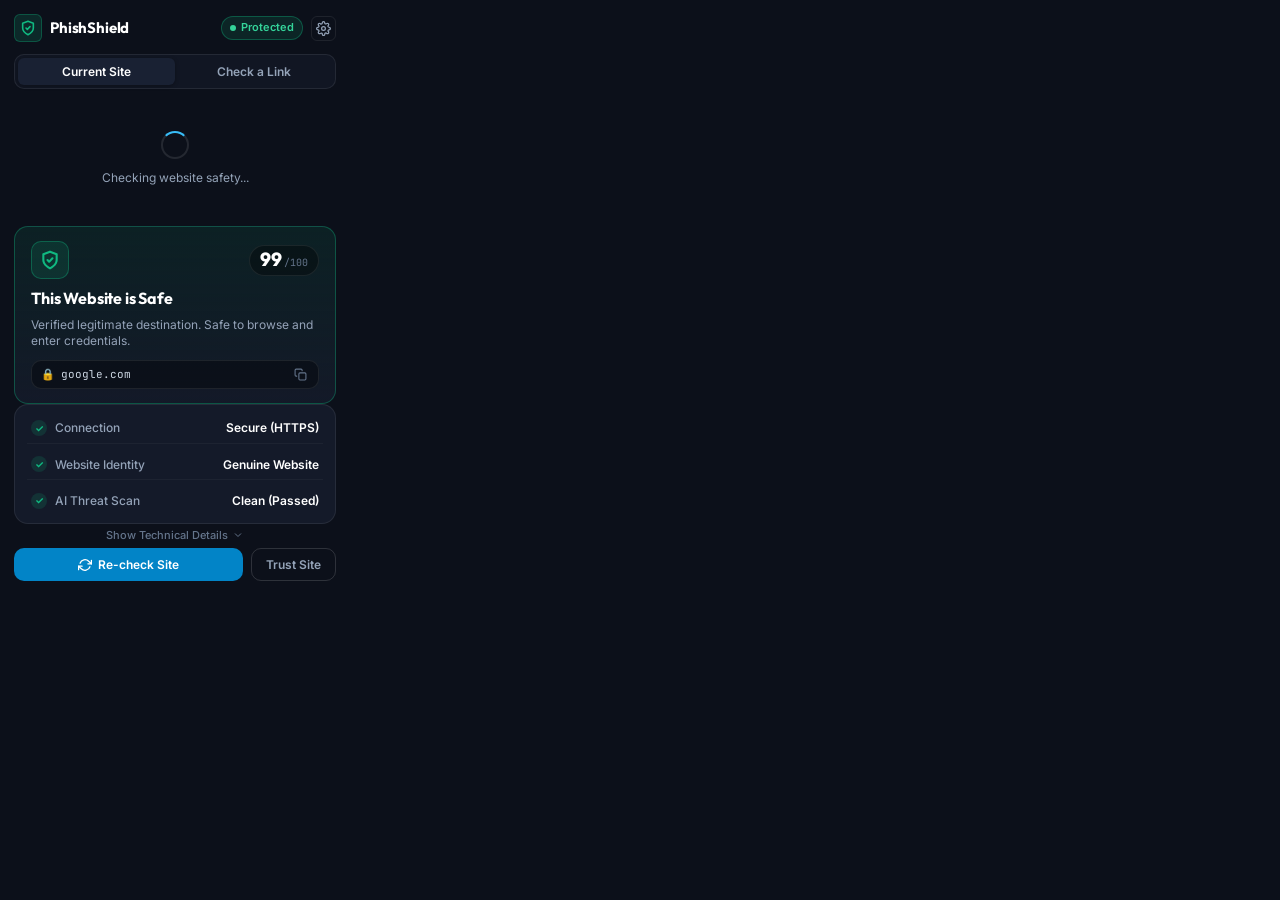
<file: phishing detection extention/popup/popup.html>
<!DOCTYPE html>
<html lang="en">
<head>
  <meta charset="UTF-8">
  <meta name="viewport" content="width=device-width, initial-scale=1.0">
  <title>PhishShield — Simple & Safe Browsing</title>
  
  <!-- Clean, Legible Modern Typography -->
  <link rel="preconnect" href="https://fonts.googleapis.com">
  <link rel="preconnect" href="https://fonts.gstatic.com" crossorigin>
  <link href="https://fonts.googleapis.com/css2?family=Inter:wght@400;500;600;700&family=Outfit:wght@600;700;800&family=JetBrains+Mono:wght@500;600&display=swap" rel="stylesheet">
  
  <link rel="stylesheet" href="popup.css">
</head>
<body>
  <div class="popup-box">
    <!-- Header: Minimal brand + status + settings -->
    <header class="header">
      <div class="brand">
        <div class="brand-shield" aria-hidden="true">
          <svg viewBox="0 0 24 24" fill="none" stroke="currentColor" stroke-width="2.4" stroke-linecap="round" stroke-linejoin="round">
            <path d="M12 22s8-4 8-10V5l-8-3-8 3v7c0 6 8 10 8 10z"></path>
            <polyline points="9 12 11 14 15 10"></polyline>
          </svg>
        </div>
        <span class="brand-name">PhishShield</span>
      </div>

      <div class="header-right">
        <div class="status-pill status-safe" id="header-status-pill">
          <span class="status-dot"></span>
          <span id="header-status-text">Protected</span>
        </div>
        <button class="settings-btn" id="open-options-btn" title="Settings" aria-label="Settings">
          <svg viewBox="0 0 24 24" fill="none" stroke="currentColor" stroke-width="2" stroke-linecap="round" stroke-linejoin="round">
            <circle cx="12" cy="12" r="3"></circle>
            <path d="M19.4 15a1.65 1.65 0 0 0 .33 1.82l.06.06a2 2 0 0 1 0 2.83 2 2 0 0 1-2.83 0l-.06-.06a1.65 1.65 0 0 0-1.82-.33 1.65 1.65 0 0 0-1 1.51V21a2 2 0 0 1-2 2 2 2 0 0 1-2-2v-.09A1.65 1.65 0 0 0 9 19.4a1.65 1.65 0 0 0-1.82.33l-.06.06a2 2 0 0 1-2.83 0 2 2 0 0 1 0-2.83l.06-.06a1.65 1.65 0 0 0 .33-1.82 1.65 1.65 0 0 0-1.51-1H3a2 2 0 0 1-2-2 2 2 0 0 1 2-2h.09A1.65 1.65 0 0 0 4.6 9a1.65 1.65 0 0 0-.33-1.82l-.06-.06a2 2 0 0 1 0-2.83 2 2 0 0 1 2.83 0l.06.06a1.65 1.65 0 0 0 1.82.33H9a1.65 1.65 0 0 0 1-1.51V3a2 2 0 0 1 2-2 2 2 0 0 1 2 2v.09a1.65 1.65 0 0 0 1 1.51 1.65 1.65 0 0 0 1.82-.33l.06-.06a2 2 0 0 1 2.83 0 2 2 0 0 1 0 2.83l-.06.06a1.65 1.65 0 0 0-.33 1.82V9a1.65 1.65 0 0 0 1.51 1H21a2 2 0 0 1 2 2 2 2 0 0 1-2 2h-.09a1.65 1.65 0 0 0-1.51 1z"></path>
          </svg>
        </button>
      </div>
    </header>

    <!-- Two Minimal Segmented Tabs -->
    <nav class="nav-segmented" role="tablist">
      <button class="tab-btn active" data-tab="tab-current" role="tab" aria-selected="true">Current Site</button>
      <button class="tab-btn" data-tab="tab-check" role="tab" aria-selected="false">Check a Link</button>
    </nav>

    <!-- TAB 1: Current Site -->
    <main class="tab-pane active" id="tab-current">
      <!-- Loading State -->
      <div class="loading-state is-hidden" id="tab-loading">
        <div class="spinner"></div>
        <p>Checking website safety...</p>
      </div>

      <!-- Result View -->
      <div class="result-view" id="tab-result-content">
        <!-- Hero Status Card (Large, Minimal, Crystal Clear) -->
        <section class="hero-card hero-safe" id="hero-card">
          <div class="hero-header">
            <div class="hero-icon-box" id="hero-icon-box">
              <svg viewBox="0 0 24 24" fill="none" stroke="currentColor" stroke-width="2.5" stroke-linecap="round" stroke-linejoin="round">
                <path d="M12 22s8-4 8-10V5l-8-3-8 3v7c0 6 8 10 8 10z"></path>
                <polyline points="9 12 11 14 15 10"></polyline>
              </svg>
            </div>
            <div class="score-pill" id="score-pill">
              <span class="score-val" id="safety-score-val">99</span>
              <span class="score-max">/100</span>
            </div>
          </div>

          <h2 class="hero-headline" id="verdict-headline">This Website is Safe</h2>
          <p class="hero-explanation" id="verdict-desc">Verified legitimate destination. Safe to browse and enter credentials.</p>

          <!-- Domain Pill -->
          <div class="domain-pill">
            <span class="domain-icon" id="domain-lock-icon">🔒</span>
            <span class="domain-text" id="domain-text" title="Active URL">google.com</span>
            <button class="copy-url-btn" id="copy-url-btn" title="Copy URL">
              <svg viewBox="0 0 24 24" fill="none" stroke="currentColor" stroke-width="2" stroke-linecap="round" stroke-linejoin="round">
                <rect x="9" y="9" width="13" height="13" rx="2" ry="2"></rect>
                <path d="M5 15H4a2 2 0 0 1-2-2V4a2 2 0 0 1 2-2h9a2 2 0 0 1 2 2v1"></path>
              </svg>
            </button>
          </div>
        </section>

        <!-- 3-Point Checklist: Plain English, Zero Jargon -->
        <section class="checklist" aria-label="Security Breakdown">
          <div class="check-row" id="row-ssl">
            <div class="check-lead">
              <span class="check-bullet" id="bullet-ssl">✓</span>
              <span class="check-name">Connection</span>
            </div>
            <span class="check-status" id="val-ssl">Secure (HTTPS)</span>
          </div>

          <div class="check-row" id="row-domain">
            <div class="check-lead">
              <span class="check-bullet" id="bullet-domain">✓</span>
              <span class="check-name">Website Identity</span>
            </div>
            <span class="check-status" id="val-domain">Genuine Website</span>
          </div>

          <div class="check-row" id="row-ai">
            <div class="check-lead">
              <span class="check-bullet" id="bullet-ai">✓</span>
              <span class="check-name">AI Threat Scan</span>
            </div>
            <span class="check-status" id="val-ai">Clean (Passed)</span>
          </div>
        </section>

        <!-- Collapsible Details Toggle (clean & optional) -->
        <div class="details-section">
          <button class="details-toggle-btn" id="toggle-details" aria-expanded="false">
            <span id="details-toggle-label">Show Technical Details</span>
            <svg class="chevron-icon" viewBox="0 0 24 24" fill="none" stroke="currentColor" stroke-width="2">
              <polyline points="6 9 12 15 18 9"></polyline>
            </svg>
          </button>
          
          <div class="details-drawer is-hidden" id="details-drawer">
            <div class="details-item">
              <span class="details-key">AI Phishing Risk:</span>
              <strong class="details-val" id="detail-ai-prob">1%</strong>
            </div>
            <div class="details-item">
              <span class="details-key">AI Model Engine:</span>
              <span class="details-val">Random Forest (120 Trees)</span>
            </div>
            <div class="details-item">
              <span class="details-key">Domain Entropy:</span>
              <span class="details-val" id="detail-entropy">2.7 (Normal)</span>
            </div>
            <div class="details-item">
              <span class="details-key">TLD Security:</span>
              <span class="details-val" id="detail-tld">Standard (.com)</span>
            </div>
            <div class="findings-slot" id="detail-findings">
              <!-- Dynamically inserted findings -->
            </div>
          </div>
        </div>

        <!-- Quick Simple Actions -->
        <footer class="actions-footer">
          <button class="btn btn-primary" id="rescan-btn">
            <svg viewBox="0 0 24 24" fill="none" stroke="currentColor" stroke-width="2.2" stroke-linecap="round" stroke-linejoin="round">
              <polyline points="23 4 23 10 17 10"></polyline>
              <polyline points="1 20 1 14 7 14"></polyline>
              <path d="M3.51 9a9 9 0 0 1 14.85-3.36L23 10M1 14l4.64 4.36A9 9 0 0 0 20.49 15"></path>
            </svg>
            <span>Re-check Site</span>
          </button>
          <button class="btn btn-secondary" id="whitelist-btn">
            <span>Trust Site</span>
          </button>
        </footer>
      </div>
    </main>

    <!-- TAB 2: Check a Link (Super Simple) -->
    <section class="tab-pane is-hidden" id="tab-check">
      <div class="scanner-card">
        <label for="manual-url-input" class="scanner-title">Check Any Link Before Clicking</label>
        <p class="scanner-desc">Paste a suspicious URL, message link, or QR code destination.</p>
        
        <div class="input-row">
          <input type="text" id="manual-url-input" placeholder="e.g. paypal.com or suspicious link..." autocomplete="off" spellcheck="false">
          <button class="btn btn-primary" id="manual-scan-btn">Scan</button>
        </div>

        <div class="sample-chips-box">
          <span class="samples-title">Try an example:</span>
          <div class="chips-flex">
            <button class="sample-chip safe" data-sample="https://www.google.com">Google</button>
            <button class="sample-chip safe" data-sample="https://www.paypal.com">PayPal</button>
            <button class="sample-chip warn" data-sample="http://my-blog.org/post/1">Insecure HTTP</button>
            <button class="sample-chip danger" data-sample="http://paypal-verification-update.tk/login">Fake PayPal (.tk)</button>
          </div>
        </div>

        <div class="scanner-result is-hidden" id="manual-result-box">
          <!-- Populated after scanning -->
        </div>
      </div>
    </section>
  </div>

  <script src="../scripts/ml-model-data.js"></script>
  <script src="../scripts/detector-engine.js"></script>
  <script src="popup.js"></script>
</body>
</html>
</file>
<file: style.css>
/* ==========================================================================
   PhishShield AI — Modern Cyber-Dark Glassmorphic Design System
   ========================================================================== */

:root {
  /* Color Palette */
  --bg-dark: #070a12;
  --bg-card: rgba(14, 21, 38, 0.72);
  --bg-card-hover: rgba(20, 31, 56, 0.85);
  --bg-input: rgba(10, 16, 30, 0.85);
  --border-glass: rgba(0, 240, 255, 0.15);
  --border-glass-hover: rgba(0, 240, 255, 0.35);
  --border-subtle: rgba(255, 255, 255, 0.08);

  /* Neon Security Accents */
  --cyber-cyan: #00f0ff;
  --cyber-cyan-glow: rgba(0, 240, 255, 0.35);
  --safe-green: #00ff9d;
  --safe-green-glow: rgba(0, 255, 157, 0.3);
  --warning-amber: #ffb703;
  --warning-glow: rgba(255, 183, 3, 0.3);
  --danger-crimson: #ff0055;
  --danger-glow: rgba(255, 0, 85, 0.35);

  /* Text Colors */
  --text-main: #f1f5f9;
  --text-secondary: #94a3b8;
  --text-muted: #64748b;
  --text-dim: #475569;

  /* Typography */
  --font-display: 'Outfit', -apple-system, BlinkMacSystemFont, sans-serif;
  --font-body: 'Inter', -apple-system, BlinkMacSystemFont, sans-serif;
  --font-mono: 'JetBrains Mono', monospace;

  /* Transitions & Shadows */
  --transition-fast: 0.2s cubic-bezier(0.16, 1, 0.3, 1);
  --transition-smooth: 0.35s cubic-bezier(0.16, 1, 0.3, 1);
  --shadow-cyber: 0 8px 32px 0 rgba(0, 0, 0, 0.5);
  --shadow-glow-cyan: 0 0 25px rgba(0, 240, 255, 0.25);
  --shadow-glow-danger: 0 0 35px rgba(255, 0, 85, 0.3);
  --shadow-glow-safe: 0 0 35px rgba(0, 255, 157, 0.25);
}

/* Base Reset & Box Sizing */
*,
*::before,
*::after {
  box-sizing: border-box;
  margin: 0;
  padding: 0;
}

html {
  font-size: 16px;
  scroll-behavior: smooth;
  color-scheme: dark;
}

body {
  font-family: var(--font-body);
  background-color: var(--bg-dark);
  color: var(--text-main);
  min-height: 100vh;
  position: relative;
  overflow-x: hidden;
  line-height: 1.6;
  -webkit-font-smoothing: antialiased;
}

/* Cyber Ambient Background */
.cyber-bg {
  position: fixed;
  inset: 0;
  pointer-events: none;
  z-index: 0;
  overflow: hidden;
}

.ambient-glow {
  position: absolute;
  border-radius: 50%;
  filter: blur(140px);
  opacity: 0.45;
  will-change: transform;
}

.glow-1 {
  width: 600px;
  height: 600px;
  background: radial-gradient(circle, rgba(0, 240, 255, 0.2) 0%, transparent 70%);
  top: -150px;
  left: 20%;
  animation: floatSlow 18s ease-in-out infinite alternate;
}

.glow-2 {
  width: 500px;
  height: 500px;
  background: radial-gradient(circle, rgba(255, 0, 85, 0.15) 0%, transparent 70%);
  bottom: 5%;
  right: -100px;
  animation: floatSlow 22s ease-in-out infinite alternate-reverse;
}

.glow-3 {
  width: 450px;
  height: 450px;
  background: radial-gradient(circle, rgba(0, 255, 157, 0.1) 0%, transparent 70%);
  top: 40%;
  left: -150px;
}

.grid-overlay {
  position: absolute;
  inset: 0;
  background-image:
    linear-gradient(rgba(255, 255, 255, 0.02) 1px, transparent 1px),
    linear-gradient(90deg, rgba(255, 255, 255, 0.02) 1px, transparent 1px);
  background-size: 40px 40px;
  mask-image: radial-gradient(ellipse 90% 70% at 50% 30%, #000 60%, transparent 100%);
  -webkit-mask-image: radial-gradient(ellipse 90% 70% at 50% 30%, #000 60%, transparent 100%);
}

.scanline {
  position: absolute;
  top: 0;
  left: 0;
  right: 0;
  height: 2px;
  background: linear-gradient(90deg, transparent, rgba(0, 240, 255, 0.3), transparent);
  opacity: 0.5;
  animation: scanlineMove 8s linear infinite;
}

@keyframes scanlineMove {
  0% {
    transform: translateY(-100%);
  }

  100% {
    transform: translateY(100vh);
  }
}

@keyframes floatSlow {
  0% {
    transform: translate(0, 0) scale(1);
  }

  50% {
    transform: translate(30px, 40px) scale(1.08);
  }

  100% {
    transform: translate(-20px, 20px) scale(0.95);
  }
}

/* App Container Layout */
.app-container {
  position: relative;
  z-index: 1;
  max-width: 1200px;
  margin: 0 auto;
  padding: 1.5rem 1.5rem 3rem;
  display: flex;
  flex-direction: column;
  min-height: 100vh;
}

/* App Header */
.app-header {
  display: flex;
  justify-content: space-between;
  align-items: center;
  padding: 1rem 0 2rem;
  border-bottom: 1px solid var(--border-subtle);
  margin-bottom: 2.5rem;
}

.brand {
  display: flex;
  align-items: center;
  gap: 1rem;
}

.brand-logo-wrap {
  position: relative;
  width: 48px;
  height: 48px;
}

.brand-logo {
  width: 100%;
  height: 100%;
  object-fit: cover;
  border-radius: 12px;
  box-shadow: 0 0 15px var(--cyber-cyan-glow);
  border: 1px solid var(--border-glass);
}

.pulse-ring {
  position: absolute;
  inset: -4px;
  border: 2px solid var(--cyber-cyan);
  border-radius: 14px;
  opacity: 0.5;
  animation: pulseLogo 3s infinite;
}

@keyframes pulseLogo {
  0% {
    transform: scale(0.95);
    opacity: 0.8;
  }

  70% {
    transform: scale(1.15);
    opacity: 0;
  }

  100% {
    transform: scale(1.15);
    opacity: 0;
  }
}

.brand-title {
  font-family: var(--font-display);
  font-size: 1.35rem;
  font-weight: 700;
  letter-spacing: -0.02em;
  display: flex;
  align-items: center;
  gap: 0.5rem;
}

.badge-ai {
  font-size: 0.65rem;
  font-family: var(--font-mono);
  font-weight: 700;
  letter-spacing: 0.05em;
  padding: 0.2rem 0.5rem;
  border-radius: 999px;
  background: rgba(0, 240, 255, 0.12);
  color: var(--cyber-cyan);
  border: 1px solid rgba(0, 240, 255, 0.3);
}

.brand-subtitle {
  font-size: 0.82rem;
  color: var(--text-secondary);
}

.header-actions {
  display: flex;
  align-items: center;
  gap: 0.75rem;
}

/* Button System */
.btn {
  display: inline-flex;
  align-items: center;
  justify-content: center;
  gap: 0.5rem;
  font-family: var(--font-body);
  font-size: 0.88rem;
  font-weight: 600;
  padding: 0.65rem 1.15rem;
  border-radius: 10px;
  border: none;
  cursor: pointer;
  transition: all var(--transition-fast);
  text-decoration: none;
}

.btn .icon {
  width: 17px;
  height: 17px;
}

.btn-glass {
  background: rgba(255, 255, 255, 0.04);
  color: var(--text-secondary);
  border: 1px solid var(--border-subtle);
  backdrop-filter: blur(10px);
}

.btn-glass:hover {
  background: rgba(255, 255, 255, 0.08);
  color: var(--text-main);
  border-color: var(--border-glass-hover);
  transform: translateY(-1px);
}

.btn-primary {
  background: linear-gradient(135deg, #00f0ff 0%, #00a8ff 100%);
  color: #040914;
  font-weight: 700;
  box-shadow: 0 4px 20px rgba(0, 240, 255, 0.35);
}

.btn-primary:hover {
  box-shadow: 0 6px 25px rgba(0, 240, 255, 0.55);
  transform: translateY(-2px);
}

.btn-primary:active {
  transform: translateY(0);
}

.btn-secondary {
  background: rgba(255, 255, 255, 0.08);
  color: var(--text-main);
  border: 1px solid var(--border-subtle);
}

.btn-secondary:hover {
  background: rgba(255, 255, 255, 0.14);
}

/* Main Content */
.main-content {
  flex: 1;
}

/* Hero Section */
.hero-section {
  text-align: center;
  max-width: 820px;
  margin: 0 auto 2.5rem;
}

.hero-chip {
  display: inline-flex;
  align-items: center;
  gap: 0.5rem;
  padding: 0.35rem 0.85rem;
  border-radius: 999px;
  background: rgba(0, 255, 157, 0.08);
  border: 1px solid rgba(0, 255, 157, 0.25);
  font-size: 0.8rem;
  font-weight: 600;
  color: var(--safe-green);
  margin-bottom: 1.25rem;
}

.live-dot {
  width: 7px;
  height: 7px;
  border-radius: 50%;
  background: var(--safe-green);
  box-shadow: 0 0 10px var(--safe-green);
  animation: liveBlink 1.8s infinite;
}

@keyframes liveBlink {

  0%,
  100% {
    opacity: 1;
    transform: scale(1);
  }

  50% {
    opacity: 0.4;
    transform: scale(0.85);
  }
}

.hero-title {
  font-family: var(--font-display);
  font-size: 2.75rem;
  font-weight: 800;
  line-height: 1.18;
  letter-spacing: -0.03em;
  margin-bottom: 1rem;
}

.gradient-text {
  background: linear-gradient(135deg, #00f0ff 0%, #00ff9d 100%);
  -webkit-background-clip: text;
  -webkit-text-fill-color: transparent;
}

.hero-description {
  font-size: 1.05rem;
  color: var(--text-secondary);
  line-height: 1.65;
}

/* Scanner Input Card */
.scanner-card {
  background: var(--bg-card);
  backdrop-filter: blur(20px);
  -webkit-backdrop-filter: blur(20px);
  border: 1px solid var(--border-glass);
  border-radius: 20px;
  padding: 1.75rem;
  box-shadow: var(--shadow-cyber);
  margin-bottom: 2rem;
  transition: border-color var(--transition-smooth), box-shadow var(--transition-smooth);
}

.scanner-card:focus-within {
  border-color: rgba(0, 240, 255, 0.4);
  box-shadow: 0 10px 40px rgba(0, 240, 255, 0.12), var(--shadow-cyber);
}

.scan-form {
  display: flex;
  gap: 1rem;
  align-items: stretch;
}

.input-wrapper {
  flex: 1;
  position: relative;
  display: flex;
  align-items: center;
  background: var(--bg-input);
  border: 1px solid var(--border-subtle);
  border-radius: 12px;
  padding: 0 0.85rem;
  transition: all var(--transition-fast);
}

.input-wrapper:focus-within {
  border-color: var(--cyber-cyan);
  box-shadow: 0 0 0 3px rgba(0, 240, 255, 0.15);
}

.input-prefix-icon {
  display: flex;
  align-items: center;
  justify-content: center;
  color: var(--cyber-cyan);
  margin-right: 0.65rem;
}

.input-prefix-icon svg {
  width: 20px;
  height: 20px;
}

.url-input {
  flex: 1;
  background: transparent;
  border: none;
  outline: none;
  font-family: var(--font-mono);
  font-size: 0.95rem;
  color: var(--text-main);
  padding: 0.85rem 0;
  min-width: 0;
}

.url-input::placeholder {
  color: var(--text-muted);
  font-family: var(--font-body);
  font-size: 0.92rem;
}

.input-actions {
  display: flex;
  align-items: center;
  gap: 0.35rem;
}

.btn-input-action {
  background: rgba(255, 255, 255, 0.05);
  border: 1px solid var(--border-subtle);
  color: var(--text-secondary);
  border-radius: 8px;
  padding: 0.35rem 0.65rem;
  display: flex;
  align-items: center;
  gap: 0.35rem;
  font-size: 0.78rem;
  font-family: var(--font-body);
  font-weight: 500;
  cursor: pointer;
  transition: all var(--transition-fast);
}

.btn-input-action svg {
  width: 14px;
  height: 14px;
}

.btn-input-action:hover {
  background: rgba(255, 255, 255, 0.12);
  color: var(--text-main);
}

.scan-btn {
  padding: 0 1.75rem;
  white-space: nowrap;
}

.scan-btn .icon-arrow {
  width: 18px;
  height: 18px;
  transition: transform var(--transition-fast);
}

.scan-btn:hover .icon-arrow {
  transform: translateX(4px);
}

/* Sample Links */
.sample-links-bar {
  display: flex;
  align-items: center;
  flex-wrap: wrap;
  gap: 0.65rem;
  margin-top: 1.25rem;
  padding-top: 1.15rem;
  border-top: 1px solid var(--border-subtle);
}

.sample-label {
  font-size: 0.8rem;
  color: var(--text-muted);
  font-weight: 500;
}

.sample-tags {
  display: flex;
  flex-wrap: wrap;
  gap: 0.5rem;
}

.sample-btn {
  background: rgba(255, 255, 255, 0.03);
  border: 1px solid var(--border-subtle);
  border-radius: 8px;
  padding: 0.35rem 0.65rem;
  color: var(--text-secondary);
  font-size: 0.76rem;
  font-family: var(--font-body);
  font-weight: 500;
  display: inline-flex;
  align-items: center;
  gap: 0.4rem;
  cursor: pointer;
  transition: all var(--transition-fast);
}

.sample-btn:hover {
  background: rgba(255, 255, 255, 0.08);
  color: var(--text-main);
  transform: translateY(-1px);
}

.sample-indicator {
  width: 6px;
  height: 6px;
  border-radius: 50%;
}

.sample-btn.is-safe .sample-indicator {
  background: var(--safe-green);
  box-shadow: 0 0 6px var(--safe-green);
}

.sample-btn.is-warning .sample-indicator {
  background: var(--warning-amber);
  box-shadow: 0 0 6px var(--warning-amber);
}

.sample-btn.is-danger .sample-indicator {
  background: var(--danger-crimson);
  box-shadow: 0 0 6px var(--danger-crimson);
}

/* Scanning Progress Radar Overlay */
.scanning-state {
  background: var(--bg-card);
  backdrop-filter: blur(20px);
  border: 1px solid var(--cyber-cyan-glow);
  border-radius: 20px;
  padding: 3rem 2rem;
  margin-bottom: 2rem;
  display: flex;
  flex-direction: column;
  align-items: center;
  text-align: center;
  box-shadow: var(--shadow-glow-cyan);
}

.radar-container {
  position: relative;
  width: 140px;
  height: 140px;
  margin-bottom: 1.75rem;
}

.radar-core {
  position: absolute;
  inset: 0;
  display: flex;
  align-items: center;
  justify-content: center;
  color: var(--cyber-cyan);
}

.radar-core svg {
  width: 38px;
  height: 38px;
  filter: drop-shadow(0 0 10px var(--cyber-cyan));
}

.radar-ring {
  position: absolute;
  inset: 0;
  border-radius: 50%;
  border: 1px solid rgba(0, 240, 255, 0.25);
  box-sizing: border-box;
}

.radar-ring.r1 {
  inset: 0;
}

.radar-ring.r2 {
  inset: 20px;
}

.radar-ring.r3 {
  inset: 40px;
}

.radar-sweep {
  position: absolute;
  inset: 0;
  border-radius: 50%;
  background: conic-gradient(from 0deg, rgba(0, 240, 255, 0.45) 0deg, transparent 60deg, transparent 360deg);
  animation: radarRotate 2s linear infinite;
}

@keyframes radarRotate {
  from {
    transform: rotate(0deg);
  }

  to {
    transform: rotate(360deg);
  }
}

.scan-status-title {
  font-family: var(--font-display);
  font-size: 1.35rem;
  font-weight: 700;
  margin-bottom: 0.4rem;
  color: var(--cyber-cyan);
}

.scan-status-desc {
  font-size: 0.9rem;
  color: var(--text-secondary);
  max-width: 500px;
  margin-bottom: 1.5rem;
}

.progress-bar-container {
  width: 100%;
  max-width: 480px;
  height: 6px;
  background: rgba(255, 255, 255, 0.08);
  border-radius: 999px;
  overflow: hidden;
  margin-bottom: 2rem;
}

.progress-bar-fill {
  height: 100%;
  background: linear-gradient(90deg, #00f0ff, #00ff9d);
  box-shadow: 0 0 10px var(--cyber-cyan);
  transition: width 0.35s ease-out;
}

.scan-steps-grid {
  display: grid;
  grid-template-columns: repeat(2, minmax(0, 1fr));
  gap: 0.75rem 1.5rem;
  text-align: left;
}

.scan-step-item {
  font-size: 0.82rem;
  color: var(--text-muted);
  display: flex;
  align-items: center;
  gap: 0.5rem;
  font-family: var(--font-mono);
  transition: color var(--transition-fast);
}

.scan-step-item.is-active {
  color: var(--cyber-cyan);
}

.scan-step-item.is-completed {
  color: var(--safe-green);
}

.scan-step-item .step-icon {
  font-weight: bold;
}

/* Results Section Layout */
.results-container {
  animation: fadeIn 0.45s ease-out forwards;
}

@keyframes fadeIn {
  from {
    opacity: 0;
    transform: translateY(12px);
  }

  to {
    opacity: 1;
    transform: translateY(0);
  }
}

/* Verdict Hero Card */
.result-hero-card {
  background: var(--bg-card);
  backdrop-filter: blur(20px);
  border-radius: 20px;
  border: 1px solid var(--border-glass);
  padding: 2.25rem;
  display: flex;
  align-items: center;
  gap: 2.5rem;
  margin-bottom: 1.5rem;
  box-shadow: var(--shadow-cyber);
  position: relative;
  overflow: hidden;
  transition: all var(--transition-smooth);
}

.result-hero-card.verdict-safe {
  border-color: rgba(0, 255, 157, 0.4);
  box-shadow: 0 12px 40px rgba(0, 255, 157, 0.12), var(--shadow-cyber);
}

.result-hero-card.verdict-warning {
  border-color: rgba(255, 183, 3, 0.4);
  box-shadow: 0 12px 40px rgba(255, 183, 3, 0.12), var(--shadow-cyber);
}

.result-hero-card.verdict-danger {
  border-color: rgba(255, 0, 85, 0.5);
  box-shadow: 0 12px 45px rgba(255, 0, 85, 0.2), var(--shadow-cyber);
}

/* Radial Gauge */
.gauge-column {
  display: flex;
  flex-direction: column;
  align-items: center;
  flex-shrink: 0;
}

.radial-gauge-wrapper {
  position: relative;
  width: 170px;
  height: 170px;
}

.radial-gauge-svg {
  width: 100%;
  height: 100%;
  transform: rotate(-90deg);
}

.gauge-bg {
  fill: none;
  stroke: rgba(255, 255, 255, 0.06);
  stroke-width: 13;
}

.gauge-meter {
  fill: none;
  stroke: var(--safe-green);
  stroke-width: 13;
  stroke-linecap: round;
  stroke-dasharray: 515;
  /* 2 * PI * 82 ≈ 515 */
  stroke-dashoffset: 515;
  transition: stroke-dashoffset 1.2s cubic-bezier(0.16, 1, 0.3, 1), stroke 0.4s ease;
  filter: drop-shadow(0 0 8px currentColor);
}

.gauge-content {
  position: absolute;
  inset: 0;
  display: flex;
  flex-direction: column;
  align-items: center;
  justify-content: center;
  text-align: center;
}

.gauge-value {
  font-family: var(--font-display);
  font-size: 2.5rem;
  font-weight: 800;
  line-height: 1;
  color: var(--text-main);
}

.gauge-label {
  font-family: var(--font-mono);
  font-size: 0.65rem;
  font-weight: 700;
  letter-spacing: 0.08em;
  color: var(--text-muted);
  margin-top: 0.35rem;
}

.gauge-scale {
  font-size: 0.65rem;
  color: var(--text-dim);
}

.risk-badge {
  margin-top: 1rem;
  font-family: var(--font-mono);
  font-size: 0.75rem;
  font-weight: 700;
  letter-spacing: 0.06em;
  padding: 0.35rem 0.9rem;
  border-radius: 999px;
  border: 1px solid currentColor;
}

.risk-badge.badge-safe {
  color: var(--safe-green);
  background: rgba(0, 255, 157, 0.12);
  box-shadow: 0 0 15px rgba(0, 255, 157, 0.2);
}

.risk-badge.badge-warning {
  color: var(--warning-amber);
  background: rgba(255, 183, 3, 0.12);
  box-shadow: 0 0 15px rgba(255, 183, 3, 0.2);
}

.risk-badge.badge-danger {
  color: var(--danger-crimson);
  background: rgba(255, 0, 85, 0.15);
  box-shadow: 0 0 20px rgba(255, 0, 85, 0.25);
  animation: dangerPulse 1.8s infinite;
}

@keyframes dangerPulse {

  0%,
  100% {
    box-shadow: 0 0 15px rgba(255, 0, 85, 0.25);
  }

  50% {
    box-shadow: 0 0 30px rgba(255, 0, 85, 0.55);
  }
}

/* Verdict Content */
.verdict-content {
  flex: 1;
}

.verdict-subtitle {
  font-family: var(--font-mono);
  font-size: 0.75rem;
  font-weight: 700;
  letter-spacing: 0.08em;
  color: var(--text-muted);
  margin-bottom: 0.25rem;
}

.verdict-title {
  font-family: var(--font-display);
  font-size: 1.85rem;
  font-weight: 800;
  line-height: 1.2;
  margin-bottom: 0.75rem;
}

.verdict-description {
  font-size: 0.95rem;
  color: var(--text-secondary);
  line-height: 1.6;
  margin-bottom: 1.25rem;
}

.analyzed-url-box {
  display: flex;
  align-items: center;
  gap: 0.75rem;
  background: rgba(0, 0, 0, 0.4);
  border: 1px solid var(--border-subtle);
  border-radius: 10px;
  padding: 0.65rem 0.9rem;
  margin-bottom: 1.25rem;
}

.analyzed-url-label {
  font-family: var(--font-mono);
  font-size: 0.7rem;
  font-weight: 700;
  color: var(--text-muted);
  flex-shrink: 0;
}

.analyzed-url-string {
  font-family: var(--font-mono);
  font-size: 0.85rem;
  color: var(--cyber-cyan);
  overflow: hidden;
  text-overflow: ellipsis;
  white-space: nowrap;
  flex: 1;
}

.copy-url-btn {
  background: transparent;
  border: none;
  color: var(--text-muted);
  cursor: pointer;
  padding: 0.2rem;
  display: flex;
  align-items: center;
  transition: color var(--transition-fast);
}

.copy-url-btn svg {
  width: 16px;
  height: 16px;
}

.copy-url-btn:hover {
  color: var(--text-main);
}

/* Critical User Danger Alert Box */
.user-danger-alert {
  display: flex;
  align-items: flex-start;
  gap: 1rem;
  padding: 1.15rem 1.25rem;
  border-radius: 14px;
  background: linear-gradient(135deg, rgba(255, 0, 85, 0.2) 0%, rgba(26, 8, 18, 0.9) 100%);
  border: 2px solid var(--danger-crimson);
  box-shadow: 0 0 30px rgba(255, 0, 85, 0.35);
  margin-bottom: 1.25rem;
  animation: dangerAlertPulse 2s infinite alternate;
}

@keyframes dangerAlertPulse {
  0% {
    box-shadow: 0 0 20px rgba(255, 0, 85, 0.25);
    border-color: rgba(255, 0, 85, 0.8);
  }

  100% {
    box-shadow: 0 0 35px rgba(255, 0, 85, 0.55);
    border-color: #ff3377;
  }
}

.danger-alert-icon-wrap {
  width: 36px;
  height: 36px;
  border-radius: 10px;
  background: rgba(255, 0, 85, 0.25);
  border: 1px solid var(--danger-crimson);
  display: flex;
  align-items: center;
  justify-content: center;
  flex-shrink: 0;
  color: var(--danger-crimson);
}

.danger-alert-icon-wrap svg {
  width: 22px;
  height: 22px;
}

.danger-alert-text {
  flex: 1;
}

.danger-alert-title {
  font-family: var(--font-display);
  font-size: 1.05rem;
  font-weight: 800;
  color: #ff3377;
  letter-spacing: -0.01em;
  margin-bottom: 0.35rem;
}

.danger-alert-body {
  font-size: 0.88rem;
  color: #ffd6e0;
  line-height: 1.55;
}

.danger-alert-body strong {
  color: #ffffff;
  text-decoration: underline;
  text-decoration-color: var(--danger-crimson);
}

.action-advice-banner {
  display: flex;
  align-items: flex-start;
  gap: 0.75rem;
  padding: 0.85rem 1rem;
  border-radius: 12px;
  font-size: 0.88rem;
  line-height: 1.5;
}

.action-advice-banner.advice-safe {
  background: rgba(0, 255, 157, 0.08);
  border: 1px solid rgba(0, 255, 157, 0.25);
  color: #c7f9e5;
}

.action-advice-banner.advice-warning {
  background: rgba(255, 183, 3, 0.08);
  border: 1px solid rgba(255, 183, 3, 0.25);
  color: #ffefc2;
}

.action-advice-banner.advice-danger {
  background: rgba(255, 0, 85, 0.1);
  border: 1px solid rgba(255, 0, 85, 0.35);
  color: #ffd1df;
}

.advice-icon {
  font-weight: 800;
  font-size: 1rem;
}

/* Metric Cards Grid */
.metrics-grid {
  display: grid;
  grid-template-columns: repeat(4, minmax(0, 1fr));
  gap: 1rem;
  margin-bottom: 1.5rem;
}

.metric-card {
  background: var(--bg-card);
  backdrop-filter: blur(16px);
  border: 1px solid var(--border-subtle);
  border-radius: 16px;
  padding: 1.15rem;
  display: flex;
  align-items: center;
  gap: 0.85rem;
  transition: all var(--transition-fast);
}

.metric-card:hover {
  border-color: var(--border-glass-hover);
  background: var(--bg-card-hover);
  transform: translateY(-2px);
}

.metric-icon {
  width: 42px;
  height: 42px;
  border-radius: 10px;
  display: flex;
  align-items: center;
  justify-content: center;
  flex-shrink: 0;
}

.metric-icon svg {
  width: 20px;
  height: 20px;
}

.metric-proto {
  background: rgba(0, 240, 255, 0.12);
  color: var(--cyber-cyan);
}

.metric-brand {
  background: rgba(255, 0, 85, 0.12);
  color: var(--danger-crimson);
}

.metric-entropy {
  background: rgba(255, 183, 3, 0.12);
  color: var(--warning-amber);
}

.metric-tld {
  background: rgba(0, 255, 157, 0.12);
  color: var(--safe-green);
}

.metric-info {
  display: flex;
  flex-direction: column;
  min-width: 0;
}

.metric-label {
  font-size: 0.75rem;
  color: var(--text-muted);
}

.metric-val {
  font-family: var(--font-display);
  font-size: 0.92rem;
  font-weight: 700;
  color: var(--text-main);
  white-space: nowrap;
  overflow: hidden;
  text-overflow: ellipsis;
}

/* Breakdown Cards */
.breakdown-card {
  background: var(--bg-card);
  backdrop-filter: blur(16px);
  border: 1px solid var(--border-subtle);
  border-radius: 18px;
  padding: 1.5rem;
  margin-bottom: 1.5rem;
}

.card-header {
  display: flex;
  justify-content: space-between;
  align-items: center;
  margin-bottom: 1.25rem;
}

.card-title {
  font-family: var(--font-display);
  font-size: 1.1rem;
  font-weight: 700;
  display: flex;
  align-items: center;
  gap: 0.5rem;
}

.card-title .icon {
  width: 19px;
  height: 19px;
  color: var(--cyber-cyan);
}

.header-badge {
  font-family: var(--font-mono);
  font-size: 0.72rem;
  background: rgba(255, 255, 255, 0.05);
  border: 1px solid var(--border-subtle);
  padding: 0.2rem 0.6rem;
  border-radius: 999px;
  color: var(--text-muted);
}

/* URL Anatomy Visualizer */
.anatomy-visualizer {
  display: flex;
  flex-wrap: wrap;
  gap: 0.5rem;
  background: rgba(0, 0, 0, 0.35);
  border: 1px solid var(--border-subtle);
  border-radius: 12px;
  padding: 1rem;
}

.anatomy-block {
  display: flex;
  flex-direction: column;
  background: rgba(255, 255, 255, 0.04);
  border-radius: 8px;
  padding: 0.45rem 0.75rem;
  border-left: 3px solid var(--cyber-cyan);
}

.anatomy-block.danger {
  border-left-color: var(--danger-crimson);
  background: rgba(255, 0, 85, 0.08);
}

.anatomy-block.warning {
  border-left-color: var(--warning-amber);
  background: rgba(255, 183, 3, 0.08);
}

.anatomy-tag {
  font-family: var(--font-mono);
  font-size: 0.65rem;
  text-transform: uppercase;
  color: var(--text-muted);
  letter-spacing: 0.05em;
  margin-bottom: 0.15rem;
}

.anatomy-value {
  font-family: var(--font-mono);
  font-size: 0.85rem;
  color: var(--text-main);
  word-break: break-all;
}

/* Two Column Grid */
.two-column-grid {
  display: grid;
  grid-template-columns: repeat(2, minmax(0, 1fr));
  gap: 1.5rem;
}

/* Risk Vectors List */
.risk-vectors-list {
  display: flex;
  flex-direction: column;
  gap: 1rem;
}

.vector-item {
  display: flex;
  flex-direction: column;
  gap: 0.35rem;
}

.vector-meta {
  display: flex;
  justify-content: space-between;
  align-items: center;
  font-size: 0.85rem;
}

.vector-name {
  color: var(--text-secondary);
}

.vector-score {
  font-family: var(--font-mono);
  font-weight: 700;
  font-size: 0.82rem;
}

.vector-bar-wrap {
  height: 6px;
  background: rgba(255, 255, 255, 0.06);
  border-radius: 999px;
  overflow: hidden;
}

.vector-bar {
  height: 100%;
  border-radius: 999px;
  transition: width 0.8s ease-out;
}

/* Findings List */
.findings-list {
  display: flex;
  flex-direction: column;
  gap: 0.75rem;
}

.finding-item {
  display: flex;
  align-items: flex-start;
  gap: 0.75rem;
  padding: 0.85rem;
  border-radius: 12px;
  background: rgba(255, 255, 255, 0.02);
  border: 1px solid var(--border-subtle);
  transition: background var(--transition-fast);
}

.finding-item:hover {
  background: rgba(255, 255, 255, 0.04);
}

.finding-badge {
  font-family: var(--font-mono);
  font-size: 0.65rem;
  font-weight: 700;
  padding: 0.2rem 0.5rem;
  border-radius: 6px;
  flex-shrink: 0;
  margin-top: 0.15rem;
}

.finding-badge.sev-danger {
  background: rgba(255, 0, 85, 0.18);
  color: var(--danger-crimson);
  border: 1px solid rgba(255, 0, 85, 0.35);
}

.finding-badge.sev-warning {
  background: rgba(255, 183, 3, 0.18);
  color: var(--warning-amber);
  border: 1px solid rgba(255, 183, 3, 0.35);
}

.finding-badge.sev-safe {
  background: rgba(0, 255, 157, 0.15);
  color: var(--safe-green);
  border: 1px solid rgba(0, 255, 157, 0.3);
}

.finding-text {
  flex: 1;
}

.finding-headline {
  font-size: 0.88rem;
  font-weight: 600;
  color: var(--text-main);
  margin-bottom: 0.2rem;
}

.finding-sub {
  font-size: 0.8rem;
  color: var(--text-secondary);
  line-height: 1.4;
}

/* History Drawer */
.history-drawer {
  position: fixed;
  top: 0;
  right: 0;
  width: 380px;
  height: 100vh;
  background: #090e1c;
  border-left: 1px solid var(--border-glass);
  box-shadow: -10px 0 40px rgba(0, 0, 0, 0.7);
  z-index: 100;
  padding: 1.75rem;
  display: flex;
  flex-direction: column;
  transition: transform var(--transition-smooth);
}

.history-drawer.is-closed {
  transform: translateX(100%);
}

.drawer-header {
  display: flex;
  justify-content: space-between;
  align-items: center;
  padding-bottom: 1.25rem;
  border-bottom: 1px solid var(--border-subtle);
  margin-bottom: 1.25rem;
}

.drawer-header h3 {
  font-family: var(--font-display);
  font-size: 1.15rem;
}

.drawer-actions {
  display: flex;
  align-items: center;
  gap: 0.75rem;
}

.btn-text-danger {
  background: transparent;
  border: none;
  color: var(--danger-crimson);
  font-size: 0.8rem;
  cursor: pointer;
  padding: 0.25rem;
}

.btn-close-drawer {
  background: transparent;
  border: none;
  color: var(--text-secondary);
  font-size: 1.5rem;
  cursor: pointer;
  line-height: 1;
}

.history-list {
  flex: 1;
  overflow-y: auto;
  display: flex;
  flex-direction: column;
  gap: 0.75rem;
}

.history-item {
  background: rgba(255, 255, 255, 0.03);
  border: 1px solid var(--border-subtle);
  border-radius: 10px;
  padding: 0.85rem;
  cursor: pointer;
  transition: all var(--transition-fast);
}

.history-item:hover {
  background: rgba(255, 255, 255, 0.07);
  border-color: var(--border-glass-hover);
}

.history-item-top {
  display: flex;
  justify-content: space-between;
  align-items: center;
  margin-bottom: 0.35rem;
}

.history-url {
  font-family: var(--font-mono);
  font-size: 0.8rem;
  color: var(--text-main);
  overflow: hidden;
  text-overflow: ellipsis;
  white-space: nowrap;
}

.history-item-bottom {
  display: flex;
  justify-content: space-between;
  font-size: 0.72rem;
  color: var(--text-muted);
}

/* Modal Backdrop & Dialog */
.modal-backdrop {
  position: fixed;
  inset: 0;
  background: rgba(4, 7, 16, 0.85);
  backdrop-filter: blur(12px);
  z-index: 1000;
  display: flex;
  align-items: center;
  justify-content: center;
  padding: 1.5rem;
  animation: modalFadeIn 0.25s ease-out;
}

@keyframes modalFadeIn {
  from {
    opacity: 0;
  }

  to {
    opacity: 1;
  }
}

.modal-dialog {
  background: #0d1424;
  border: 1px solid var(--border-glass);
  box-shadow: 0 20px 60px rgba(0, 0, 0, 0.8), var(--shadow-glow-cyan);
  border-radius: 20px;
  width: 100%;
  max-width: 860px;
  max-height: 90vh;
  display: flex;
  flex-direction: column;
  overflow: hidden;
}

.modal-header {
  padding: 1.5rem 1.75rem;
  border-bottom: 1px solid var(--border-subtle);
  display: flex;
  justify-content: space-between;
  align-items: flex-start;
}

.modal-title-wrap h2 {
  font-family: var(--font-display);
  font-size: 1.4rem;
  font-weight: 700;
  margin-bottom: 0.2rem;
}

.modal-title-wrap p {
  font-size: 0.85rem;
  color: var(--text-secondary);
}

.modal-close-btn {
  background: transparent;
  border: none;
  color: var(--text-secondary);
  font-size: 1.6rem;
  cursor: pointer;
  line-height: 1;
}

.modal-body {
  padding: 1.5rem 1.75rem;
  overflow-y: auto;
  flex: 1;
}

.modal-tabs {
  display: flex;
  gap: 0.5rem;
  margin-bottom: 1.5rem;
  border-bottom: 1px solid var(--border-subtle);
  padding-bottom: 0.75rem;
  overflow-x: auto;
}

.tab-btn {
  background: transparent;
  border: none;
  color: var(--text-secondary);
  font-family: var(--font-body);
  font-size: 0.88rem;
  font-weight: 600;
  padding: 0.5rem 1rem;
  border-radius: 8px;
  cursor: pointer;
  transition: all var(--transition-fast);
  white-space: nowrap;
}

.tab-btn.active {
  background: rgba(0, 240, 255, 0.12);
  color: var(--cyber-cyan);
  border: 1px solid rgba(0, 240, 255, 0.3);
}

.tab-pane {
  display: none;
}

.tab-pane.active {
  display: block;
  animation: fadeIn 0.25s ease-out;
}

/* Timeline Blueprint */
.blueprint-timeline {
  display: flex;
  flex-direction: column;
  gap: 1.25rem;
}

.timeline-step {
  display: flex;
  gap: 1.25rem;
  background: rgba(255, 255, 255, 0.02);
  border: 1px solid var(--border-subtle);
  border-radius: 12px;
  padding: 1.15rem;
}

.step-num {
  font-family: var(--font-mono);
  font-size: 0.75rem;
  font-weight: 700;
  color: var(--cyber-cyan);
  background: rgba(0, 240, 255, 0.1);
  border: 1px solid rgba(0, 240, 255, 0.25);
  border-radius: 8px;
  padding: 0.35rem 0.65rem;
  height: fit-content;
  white-space: nowrap;
}

.step-detail h4 {
  font-family: var(--font-display);
  font-size: 1.05rem;
  font-weight: 700;
  margin-bottom: 0.4rem;
}

.step-detail p {
  font-size: 0.88rem;
  color: var(--text-secondary);
  line-height: 1.55;
}

.step-detail ul {
  margin: 0.5rem 0 0 1.25rem;
}

.step-detail li {
  margin-bottom: 0.35rem;
}

/* Model Comparison Table */
.model-comparison-table {
  width: 100%;
  border-collapse: collapse;
  font-size: 0.85rem;
  margin-top: 1rem;
}

.model-comparison-table th,
.model-comparison-table td {
  padding: 0.75rem 1rem;
  text-align: left;
  border-bottom: 1px solid var(--border-subtle);
}

.model-comparison-table th {
  background: rgba(255, 255, 255, 0.04);
  font-family: var(--font-mono);
  font-size: 0.75rem;
  color: var(--cyber-cyan);
}

.features-grid-display {
  display: grid;
  grid-template-columns: repeat(2, minmax(0, 1fr));
  gap: 0.75rem;
  margin-top: 1rem;
}

.feat-box {
  background: rgba(255, 255, 255, 0.03);
  border: 1px solid var(--border-subtle);
  border-radius: 8px;
  padding: 0.65rem;
  font-size: 0.82rem;
}

.feat-box code {
  color: var(--cyber-cyan);
  font-family: var(--font-mono);
  font-size: 0.8rem;
}

.feat-box small {
  color: var(--text-secondary);
}

/* Code Snippet Wrapper */
.code-wrapper {
  background: #070b14;
  border: 1px solid var(--border-subtle);
  border-radius: 12px;
  overflow: hidden;
}

.code-header {
  padding: 0.65rem 1rem;
  background: rgba(255, 255, 255, 0.04);
  font-family: var(--font-mono);
  font-size: 0.78rem;
  color: var(--text-muted);
  border-bottom: 1px solid var(--border-subtle);
}

.code-content {
  padding: 1rem;
  font-family: var(--font-mono);
  font-size: 0.82rem;
  line-height: 1.5;
  color: #d1d5db;
  overflow-x: auto;
}

.modal-footer {
  padding: 1rem 1.75rem;
  border-top: 1px solid var(--border-subtle);
  display: flex;
  justify-content: flex-end;
}

/* App Footer */
.app-footer {
  margin-top: auto;
  padding-top: 2.5rem;
  border-top: 1px solid var(--border-subtle);
  text-align: center;
  font-size: 0.82rem;
  color: var(--text-muted);
}

.footer-disclaimer {
  font-size: 0.75rem;
  color: var(--text-dim);
  margin-top: 0.4rem;
}

/* Helper Utilities */
.is-hidden {
  display: none !important;
}

/* Responsive Adjustments */
@media (max-width: 900px) {
  .hero-title {
    font-size: 2.1rem;
  }

  .result-hero-card {
    flex-direction: column;
    text-align: center;
    gap: 1.5rem;
  }

  .metrics-grid {
    grid-template-columns: repeat(2, minmax(0, 1fr));
  }

  .two-column-grid {
    grid-template-columns: 1fr;
  }

  .scan-steps-grid {
    grid-template-columns: 1fr;
  }

  .history-drawer {
    width: 100%;
  }

  .features-grid-display {
    grid-template-columns: 1fr;
  }
}

@media (max-width: 600px) {
  .scan-form {
    flex-direction: column;
  }

  .scan-btn {
    width: 100%;
    padding: 0.85rem;
  }

  .app-header {
    flex-direction: column;
    align-items: flex-start;
    gap: 1rem;
  }

  .header-actions {
    width: 100%;
    justify-content: space-between;
  }

  .metrics-grid {
    grid-template-columns: 1fr;
  }
}
</file>
<file: phishing detection extention/options/options.css>
/* ==========================================================================
   PhishShield AI — Options & Sensitivity Management Stylesheet
   Design Language: Obsidian Dark / Cyber Sentinel
   Applied Skills: Impeccable (Operate Mode), UI-UX Pro Max, Taste-Skill
   ========================================================================== */

:root {
  /* Surfaces */
  --bg-main: #060813;
  --bg-card: #0b1122;
  --bg-card-subtle: #0e162d;
  --bg-input: #040712;
  
  /* Borders */
  --border-subtle: rgba(255, 255, 255, 0.07);
  --border-medium: rgba(255, 255, 255, 0.12);
  --border-cyan: rgba(0, 229, 255, 0.35);
  
  /* Accents */
  --cyan-accent: #00e5ff;
  --cyan-glow: rgba(0, 229, 255, 0.25);
  --safe-emerald: #10b981;
  --safe-emerald-bg: rgba(16, 185, 129, 0.12);
  --safe-emerald-border: rgba(16, 185, 129, 0.35);
  --danger-crimson: #ef4444;
  --danger-crimson-bg: rgba(239, 68, 68, 0.12);
  --danger-crimson-border: rgba(239, 68, 68, 0.35);
  
  /* Typography */
  --text-main: #f8fafc;
  --text-dim: #94a3b8;
  --text-muted: #64748b;
  --font-display: 'Outfit', -apple-system, BlinkMacSystemFont, "Segoe UI", Roboto, sans-serif;
  --font-body: 'Inter', -apple-system, BlinkMacSystemFont, "Segoe UI", Roboto, sans-serif;
  --font-mono: 'JetBrains Mono', ui-monospace, SFMono-Regular, Menlo, Monaco, Consolas, monospace;
  
  /* Radii & Shadows */
  --radius-sm: 6px;
  --radius-md: 10px;
  --radius-lg: 16px;
  --radius-full: 9999px;
  --shadow-sm: 0 1px 3px rgba(0, 0, 0, 0.5);
  --shadow-card: 0 8px 24px -4px rgba(0, 0, 0, 0.6);
  --ease-spring: cubic-bezier(0.16, 1, 0.3, 1);
}

* {
  box-sizing: border-box;
  margin: 0;
  padding: 0;
}

body {
  font-family: var(--font-body);
  background: var(--bg-main);
  background-image: 
    radial-gradient(circle at 50% 0%, rgba(0, 229, 255, 0.06) 0%, transparent 60%),
    radial-gradient(circle at 100% 100%, rgba(16, 185, 129, 0.04) 0%, transparent 50%);
  color: var(--text-main);
  min-height: 100vh;
  display: flex;
  justify-content: center;
  padding: 40px 24px 60px;
  -webkit-font-smoothing: antialiased;
  line-height: 1.5;
}

.options-container {
  width: 100%;
  max-width: 780px;
}

/* ==========================================================================
   Header Section
   ========================================================================== */
.options-header {
  display: flex;
  align-items: center;
  justify-content: space-between;
  margin-bottom: 28px;
  padding-bottom: 22px;
  border-bottom: 1px solid var(--border-subtle);
}

.logo-area {
  display: flex;
  align-items: center;
  gap: 16px;
}

.shield-badge {
  width: 48px;
  height: 48px;
  background: linear-gradient(135deg, rgba(0, 229, 255, 0.16) 0%, rgba(14, 22, 45, 0.9) 100%);
  border: 1px solid var(--border-cyan);
  border-radius: var(--radius-md);
  display: flex;
  align-items: center;
  justify-content: center;
  color: var(--cyan-accent);
  box-shadow: 0 0 16px rgba(0, 229, 255, 0.2);
}

.shield-badge svg {
  width: 26px;
  height: 26px;
}

h1 {
  font-family: var(--font-display);
  font-size: 24px;
  font-weight: 800;
  color: #ffffff;
  letter-spacing: -0.02em;
  display: flex;
  align-items: center;
  gap: 8px;
}

.cyan-text {
  font-family: var(--font-mono);
  font-size: 13px;
  font-weight: 700;
  letter-spacing: 0.04em;
  background: linear-gradient(90deg, #00e5ff, #38bdf8);
  color: #030712;
  padding: 2px 8px;
  border-radius: var(--radius-sm);
}

.subtitle {
  font-size: 13px;
  color: var(--text-dim);
  margin-top: 4px;
}

/* ==========================================================================
   Config Cards
   ========================================================================== */
.options-body {
  display: flex;
  flex-direction: column;
  gap: 20px;
}

.config-card {
  background: var(--bg-card);
  border: 1px solid var(--border-subtle);
  border-radius: var(--radius-lg);
  padding: 24px 26px;
  box-shadow: inset 0 1px 0 rgba(255, 255, 255, 0.06), var(--shadow-card);
  transition: border-color 0.2s ease;
}

.config-card:hover {
  border-color: var(--border-medium);
}

.card-title {
  font-family: var(--font-display);
  font-size: 16px;
  font-weight: 700;
  color: #ffffff;
  margin-bottom: 4px;
  letter-spacing: -0.01em;
}

.card-desc {
  font-size: 12.5px;
  color: var(--text-dim);
  margin-bottom: 20px;
  line-height: 1.45;
}

/* Setting Rows */
.setting-row {
  display: flex;
  align-items: center;
  justify-content: space-between;
  padding: 14px 0;
  border-top: 1px solid var(--border-subtle);
}

.setting-row:first-of-type {
  border-top: 1px solid var(--border-subtle);
}

.setting-text {
  display: flex;
  flex-direction: column;
  gap: 3px;
  max-width: 500px;
}

.setting-label {
  font-size: 13.5px;
  font-weight: 600;
  color: #f1f5f9;
  cursor: pointer;
}

.setting-subtext {
  font-size: 12px;
  color: var(--text-muted);
  line-height: 1.4;
}

/* ==========================================================================
   Switch Toggle
   ========================================================================== */
.switch {
  position: relative;
  display: inline-block;
  width: 44px;
  height: 24px;
  flex-shrink: 0;
}

.switch input {
  opacity: 0;
  width: 0;
  height: 0;
}

.slider {
  position: absolute;
  cursor: pointer;
  top: 0;
  left: 0;
  right: 0;
  bottom: 0;
  background-color: rgba(255, 255, 255, 0.12);
  border: 1px solid rgba(255, 255, 255, 0.1);
  transition: all 0.25s var(--ease-spring);
  border-radius: var(--radius-full);
}

.slider:before {
  position: absolute;
  content: "";
  height: 18px;
  width: 18px;
  left: 2px;
  bottom: 2px;
  background-color: #94a3b8;
  transition: all 0.25s var(--ease-spring);
  border-radius: 50%;
  box-shadow: 0 1px 3px rgba(0, 0, 0, 0.4);
}

input:checked + .slider {
  background-color: rgba(0, 229, 255, 0.25);
  border-color: var(--cyan-accent);
  box-shadow: 0 0 12px rgba(0, 229, 255, 0.3);
}

input:checked + .slider:before {
  transform: translateX(20px);
  background-color: var(--cyan-accent);
  box-shadow: 0 0 8px var(--cyan-accent);
}

/* ==========================================================================
   Custom Select Dropdown
   ========================================================================== */
.custom-select {
  background: var(--bg-input);
  border: 1px solid var(--border-medium);
  border-radius: var(--radius-md);
  color: var(--text-main);
  font-family: inherit;
  font-size: 12.5px;
  font-weight: 500;
  padding: 8px 14px;
  outline: none;
  cursor: pointer;
  transition: border-color 0.2s ease, box-shadow 0.2s ease;
}

.custom-select:focus {
  border-color: var(--cyan-accent);
  box-shadow: 0 0 0 2px var(--cyan-glow);
}

/* ==========================================================================
   Whitelist Input & Tag Chips
   ========================================================================== */
.whitelist-input-row {
  display: flex;
  gap: 10px;
  margin-bottom: 14px;
}

.whitelist-input-row input {
  flex: 1;
  background: var(--bg-input);
  border: 1px solid var(--border-medium);
  border-radius: var(--radius-md);
  padding: 10px 14px;
  font-family: var(--font-mono);
  font-size: 12.5px;
  color: #ffffff;
  outline: none;
  transition: border-color 0.2s ease, box-shadow 0.2s ease;
}

.whitelist-input-row input:focus {
  border-color: var(--cyan-accent);
  box-shadow: 0 0 0 2px var(--cyan-glow);
}

.whitelist-tags {
  display: flex;
  flex-wrap: wrap;
  gap: 8px;
  min-height: 40px;
  padding-top: 4px;
}

.whitelist-tag {
  display: inline-flex;
  align-items: center;
  gap: 7px;
  background: var(--bg-card-subtle);
  border: 1px solid var(--border-subtle);
  border-radius: var(--radius-sm);
  padding: 5px 10px;
  font-family: var(--font-mono);
  font-size: 11.5px;
  color: #e2e8f0;
  transition: border-color 0.15s ease;
}

.whitelist-tag:hover {
  border-color: var(--border-medium);
}

.whitelist-tag-remove {
  background: transparent;
  border: none;
  color: var(--text-muted);
  font-size: 13px;
  cursor: pointer;
  display: flex;
  align-items: center;
  line-height: 1;
}

.whitelist-tag-remove:hover {
  color: var(--danger-crimson);
}

/* ==========================================================================
   API Config Row
   ========================================================================== */
.api-config-row {
  display: flex;
  align-items: center;
  gap: 10px;
  margin-top: 14px;
}

.api-config-row input {
  flex: 1;
  background: var(--bg-input);
  border: 1px solid var(--border-medium);
  border-radius: var(--radius-md);
  padding: 9px 12px;
  font-family: var(--font-mono);
  font-size: 12px;
  color: #ffffff;
  outline: none;
}

.api-config-row input:focus {
  border-color: var(--cyan-accent);
}

.api-status-badge {
  font-family: var(--font-mono);
  font-size: 11px;
  font-weight: 700;
  padding: 4px 10px;
  border-radius: var(--radius-sm);
  background: rgba(255, 255, 255, 0.05);
  color: var(--text-muted);
  border: 1px solid var(--border-subtle);
  white-space: nowrap;
}

.api-status-badge.connected {
  background: var(--safe-emerald-bg);
  color: var(--safe-emerald);
  border-color: var(--safe-emerald-border);
}

.api-status-badge.failed {
  background: var(--danger-crimson-bg);
  color: var(--danger-crimson);
  border-color: var(--danger-crimson-border);
}

/* ==========================================================================
   Buttons & Action Bar
   ========================================================================== */
.btn {
  display: inline-flex;
  align-items: center;
  justify-content: center;
  gap: 7px;
  font-family: var(--font-body);
  font-size: 13px;
  font-weight: 600;
  padding: 9px 16px;
  border-radius: var(--radius-md);
  border: 1px solid transparent;
  cursor: pointer;
  transition: all 0.15s ease;
  white-space: nowrap;
}

.btn-save {
  background: linear-gradient(135deg, #00e5ff 0%, #0284c7 100%);
  color: #020617;
  font-weight: 700;
  box-shadow: 0 2px 10px rgba(0, 229, 255, 0.25);
}

.btn-save:hover {
  filter: brightness(1.1);
  box-shadow: 0 4px 16px rgba(0, 229, 255, 0.4);
  transform: translateY(-1px);
}

.btn-secondary {
  background: var(--bg-card-subtle);
  border-color: var(--border-cyan);
  color: var(--cyan-accent);
}

.btn-secondary:hover {
  background: rgba(0, 229, 255, 0.12);
  transform: translateY(-1px);
}

.btn-outline {
  background: transparent;
  border-color: var(--border-medium);
  color: var(--text-dim);
}

.btn-outline:hover {
  background: rgba(255, 255, 255, 0.05);
  color: var(--text-main);
  border-color: rgba(255, 255, 255, 0.2);
}

.options-actions-bar {
  display: flex;
  align-items: center;
  gap: 12px;
  margin-top: 10px;
  padding: 16px 0;
}

.save-toast {
  font-family: var(--font-mono);
  font-size: 12px;
  font-weight: 600;
  color: var(--safe-emerald);
  margin-left: 8px;
}

.save-toast.is-hidden {
  display: none;
}
</file>
<file: phishing detection extention/popup/popup.css>
/* ==========================================================================
   PhishShield AI — Minimal, Clean & Intuitive Popup Stylesheet
   Focus: Zero clutter, instant clarity, high legibility & effortless UX
   ========================================================================== */

:root {
  /* Surfaces */
  --bg-main: #0c101a;
  --bg-card: #141a29;
  --bg-card-subtle: #192133;
  --bg-input: #080b12;

  /* Borders */
  --border-subtle: rgba(255, 255, 255, 0.08);
  --border-medium: rgba(255, 255, 255, 0.14);

  /* Status Colors */
  --safe-green: #10b981;
  --safe-bg: rgba(16, 185, 129, 0.12);
  --safe-border: rgba(16, 185, 129, 0.35);

  --warn-amber: #f59e0b;
  --warn-bg: rgba(245, 158, 11, 0.12);
  --warn-border: rgba(245, 158, 11, 0.35);

  --danger-red: #ef4444;
  --danger-bg: rgba(239, 68, 68, 0.14);
  --danger-border: rgba(239, 68, 68, 0.38);

  /* Brand / Action */
  --primary-blue: #0284c7;
  --primary-hover: #0369a1;
  --cyan-accent: #00e5ff;

  /* Typography */
  --text-main: #f8fafc;
  --text-secondary: #94a3b8;
  --text-muted: #64748b;

  --font-display: 'Outfit', -apple-system, BlinkMacSystemFont, "Segoe UI", Roboto, sans-serif;
  --font-body: 'Inter', -apple-system, BlinkMacSystemFont, "Segoe UI", Roboto, sans-serif;
  --font-mono: 'JetBrains Mono', ui-monospace, monospace;

  /* Geometry */
  --radius-sm: 6px;
  --radius-md: 10px;
  --radius-lg: 14px;
  --radius-full: 9999px;
}

* {
  box-sizing: border-box;
  margin: 0;
  padding: 0;
}

body {
  width: 350px;
  background-color: var(--bg-main);
  color: var(--text-main);
  font-family: var(--font-body);
  font-size: 13px;
  line-height: 1.45;
  -webkit-font-smoothing: antialiased;
  padding: 14px;
  margin: 0;
}

.popup-box {
  display: flex;
  flex-direction: column;
  gap: 12px;
}

/* ==========================================================================
   Header: Minimal brand + Status pill + Settings
   ========================================================================== */
.header {
  display: flex;
  align-items: center;
  justify-content: space-between;
}

.brand {
  display: flex;
  align-items: center;
  gap: 8px;
}

.brand-shield {
  width: 28px;
  height: 28px;
  border-radius: var(--radius-sm);
  background: rgba(16, 185, 129, 0.15);
  border: 1px solid rgba(16, 185, 129, 0.3);
  display: flex;
  align-items: center;
  justify-content: center;
  color: var(--safe-green);
}

.brand-shield svg {
  width: 16px;
  height: 16px;
}

.brand-name {
  font-family: var(--font-display);
  font-size: 15px;
  font-weight: 700;
  letter-spacing: -0.01em;
  color: #ffffff;
}

.header-right {
  display: flex;
  align-items: center;
  gap: 8px;
}

.status-pill {
  display: inline-flex;
  align-items: center;
  gap: 5px;
  font-size: 11px;
  font-weight: 600;
  padding: 3px 8px;
  border-radius: var(--radius-full);
}

.status-safe {
  background: var(--safe-bg);
  color: #34d399;
  border: 1px solid var(--safe-border);
}

.status-warn {
  background: var(--warn-bg);
  color: #fbbf24;
  border: 1px solid var(--warn-border);
}

.status-danger {
  background: var(--danger-bg);
  color: #f87171;
  border: 1px solid var(--danger-border);
}

.status-dot {
  width: 6px;
  height: 6px;
  border-radius: 50%;
  background: currentColor;
}

.settings-btn {
  background: transparent;
  border: 1px solid var(--border-subtle);
  border-radius: var(--radius-sm);
  color: var(--text-secondary);
  cursor: pointer;
  padding: 4px;
  display: flex;
  align-items: center;
  justify-content: center;
  transition: all 0.15s ease;
}

.settings-btn:hover {
  background: var(--bg-card);
  color: var(--text-main);
  border-color: var(--border-medium);
}

.settings-btn svg {
  width: 15px;
  height: 15px;
}

/* ==========================================================================
   Segmented Navigation Tabs
   ========================================================================== */
.nav-segmented {
  display: grid;
  grid-template-columns: 1fr 1fr;
  background: rgba(20, 26, 41, 0.7);
  border: 1px solid var(--border-subtle);
  border-radius: var(--radius-md);
  padding: 3px;
}

.tab-btn {
  background: transparent;
  border: none;
  border-radius: var(--radius-sm);
  color: var(--text-secondary);
  font-family: var(--font-body);
  font-size: 12px;
  font-weight: 600;
  padding: 6px 0;
  cursor: pointer;
  text-align: center;
  transition: all 0.15s ease;
}

.tab-btn:hover {
  color: var(--text-main);
}

.tab-btn.active {
  background: var(--bg-card-subtle);
  color: #ffffff;
  box-shadow: 0 1px 4px rgba(0, 0, 0, 0.3);
}

/* Tab Views */
.tab-pane {
  display: flex;
  flex-direction: column;
  gap: 10px;
}

.tab-pane.is-hidden {
  display: none !important;
}

/* ==========================================================================
   Hero Status Card (Minimal, Prominent & Calming)
   ========================================================================== */
.hero-card {
  background: var(--bg-card);
  border: 1px solid var(--border-subtle);
  border-radius: var(--radius-lg);
  padding: 14px 16px;
  display: flex;
  flex-direction: column;
  gap: 6px;
  transition: all 0.25s ease;
}

.hero-safe {
  background: linear-gradient(180deg, rgba(16, 185, 129, 0.1) 0%, rgba(20, 26, 41, 0.95) 100%);
  border-color: var(--safe-border);
}

.hero-warning {
  background: linear-gradient(180deg, rgba(245, 158, 11, 0.1) 0%, rgba(20, 26, 41, 0.95) 100%);
  border-color: var(--warn-border);
}

.hero-danger {
  background: linear-gradient(180deg, rgba(239, 68, 68, 0.12) 0%, rgba(20, 26, 41, 0.95) 100%);
  border-color: var(--danger-border);
}

.hero-header {
  display: flex;
  align-items: center;
  justify-content: space-between;
  margin-bottom: 2px;
}

.hero-icon-box {
  width: 38px;
  height: 38px;
  border-radius: var(--radius-md);
  display: flex;
  align-items: center;
  justify-content: center;
}

.hero-safe .hero-icon-box {
  background: var(--safe-bg);
  color: var(--safe-green);
  border: 1px solid var(--safe-border);
}

.hero-warning .hero-icon-box {
  background: var(--warn-bg);
  color: var(--warn-amber);
  border: 1px solid var(--warn-border);
}

.hero-danger .hero-icon-box {
  background: var(--danger-bg);
  color: var(--danger-red);
  border: 1px solid var(--danger-border);
}

.hero-icon-box svg {
  width: 20px;
  height: 20px;
}

.score-pill {
  display: inline-flex;
  align-items: baseline;
  background: rgba(0, 0, 0, 0.35);
  border: 1px solid var(--border-subtle);
  border-radius: var(--radius-full);
  padding: 4px 10px;
}

.score-val {
  font-family: var(--font-display);
  font-size: 19px;
  font-weight: 800;
  line-height: 1;
  color: #ffffff;
}

.score-max {
  font-family: var(--font-mono);
  font-size: 10px;
  color: var(--text-muted);
  margin-left: 2px;
}

.hero-headline {
  font-family: var(--font-display);
  font-size: 16px;
  font-weight: 700;
  letter-spacing: -0.01em;
  color: #ffffff;
}

.hero-explanation {
  font-size: 12px;
  color: var(--text-secondary);
  line-height: 1.4;
}

/* Domain Pill */
.domain-pill {
  display: flex;
  align-items: center;
  gap: 6px;
  background: rgba(8, 11, 18, 0.6);
  border: 1px solid var(--border-subtle);
  border-radius: var(--radius-md);
  padding: 5px 9px;
  margin-top: 4px;
}

.domain-icon {
  font-size: 11px;
}

.domain-text {
  flex: 1;
  font-family: var(--font-mono);
  font-size: 11px;
  color: #cbd5e1;
  white-space: nowrap;
  overflow: hidden;
  text-overflow: ellipsis;
}

.copy-url-btn {
  background: transparent;
  border: none;
  color: var(--text-muted);
  cursor: pointer;
  padding: 2px;
  display: flex;
  align-items: center;
  justify-content: center;
  border-radius: var(--radius-sm);
  transition: color 0.15s ease;
}

.copy-url-btn:hover {
  color: var(--text-main);
}

.copy-url-btn svg {
  width: 13px;
  height: 13px;
}

/* ==========================================================================
   3-Point Checklist: Simple, Plain English, Crystal Clear
   ========================================================================== */
.checklist {
  background: var(--bg-card);
  border: 1px solid var(--border-subtle);
  border-radius: var(--radius-lg);
  padding: 8px 12px;
  display: flex;
  flex-direction: column;
  gap: 6px;
}

.check-row {
  display: flex;
  align-items: center;
  justify-content: space-between;
  padding: 6px 4px;
  font-size: 12px;
}

.check-row:not(:last-child) {
  border-bottom: 1px solid rgba(255, 255, 255, 0.04);
}

.check-lead {
  display: flex;
  align-items: center;
  gap: 8px;
}

.check-bullet {
  width: 16px;
  height: 16px;
  border-radius: 50%;
  background: rgba(16, 185, 129, 0.15);
  color: var(--safe-green);
  font-size: 10px;
  font-weight: 700;
  display: flex;
  align-items: center;
  justify-content: center;
}

.check-bullet.warn {
  background: rgba(245, 158, 11, 0.15);
  color: var(--warn-amber);
}

.check-bullet.danger {
  background: rgba(239, 68, 68, 0.15);
  color: var(--danger-red);
}

.check-name {
  color: var(--text-secondary);
  font-weight: 500;
}

.check-status {
  font-weight: 600;
  color: #ffffff;
}

.check-status.safe {
  color: #34d399;
}

.check-status.warn {
  color: #fbbf24;
}

.check-status.danger {
  color: #f87171;
}

/* ==========================================================================
   Collapsible Technical Details (Kept optional and clean)
   ========================================================================== */
.details-section {
  display: flex;
  flex-direction: column;
}

.details-toggle-btn {
  background: transparent;
  border: none;
  color: var(--text-muted);
  font-family: var(--font-body);
  font-size: 11px;
  font-weight: 500;
  cursor: pointer;
  padding: 4px 2px;
  display: inline-flex;
  align-items: center;
  justify-content: center;
  gap: 4px;
  transition: color 0.15s ease;
}

.details-toggle-btn:hover {
  color: var(--text-secondary);
}

.chevron-icon {
  width: 12px;
  height: 12px;
  transition: transform 0.2s ease;
}

.details-drawer {
  background: var(--bg-card);
  border: 1px solid var(--border-subtle);
  border-radius: var(--radius-md);
  padding: 10px 12px;
  margin-top: 6px;
  display: flex;
  flex-direction: column;
  gap: 6px;
  font-size: 11px;
}

.details-drawer.is-hidden {
  display: none !important;
}

.details-item {
  display: flex;
  align-items: center;
  justify-content: space-between;
  color: var(--text-secondary);
}

.details-val {
  font-family: var(--font-mono);
  color: #cbd5e1;
}

.findings-slot {
  margin-top: 4px;
  padding-top: 6px;
  border-top: 1px dashed var(--border-subtle);
  display: flex;
  flex-direction: column;
  gap: 4px;
}

.finding-tag {
  font-size: 10.5px;
  padding: 3px 6px;
  border-radius: 4px;
  background: rgba(255, 255, 255, 0.04);
  color: #cbd5e1;
  border-left: 2px solid var(--danger-red);
}

.finding-tag.warn {
  border-left-color: var(--warn-amber);
}

.finding-tag.safe {
  border-left-color: var(--safe-green);
}

/* ==========================================================================
   Action Buttons
   ========================================================================== */
.actions-footer {
  display: grid;
  grid-template-columns: 1fr auto;
  gap: 8px;
  margin-top: 2px;
}

.btn {
  display: inline-flex;
  align-items: center;
  justify-content: center;
  gap: 6px;
  font-family: var(--font-body);
  font-size: 12px;
  font-weight: 600;
  padding: 8px 14px;
  border-radius: var(--radius-md);
  border: 1px solid transparent;
  cursor: pointer;
  transition: all 0.15s ease;
  white-space: nowrap;
}

.btn svg {
  width: 14px;
  height: 14px;
}

.btn-primary {
  background: #0284c7;
  color: #ffffff;
}

.btn-primary:hover {
  background: #0369a1;
}

.btn-secondary {
  background: transparent;
  border-color: var(--border-medium);
  color: var(--text-secondary);
}

.btn-secondary:hover {
  background: rgba(255, 255, 255, 0.05);
  color: var(--text-main);
}

/* ==========================================================================
   TAB 2: Check a Link
   ========================================================================== */
.scanner-card {
  background: var(--bg-card);
  border: 1px solid var(--border-subtle);
  border-radius: var(--radius-lg);
  padding: 14px;
  display: flex;
  flex-direction: column;
  gap: 10px;
}

.scanner-title {
  font-family: var(--font-display);
  font-size: 14px;
  font-weight: 700;
  color: #ffffff;
}

.scanner-desc {
  font-size: 11.5px;
  color: var(--text-secondary);
  margin-top: -6px;
}

.input-row {
  display: flex;
  gap: 6px;
}

.input-row input {
  flex: 1;
  background: var(--bg-input);
  border: 1px solid var(--border-medium);
  border-radius: var(--radius-md);
  padding: 8px 10px;
  font-family: var(--font-body);
  font-size: 11.5px;
  color: #ffffff;
  outline: none;
}

.input-row input:focus {
  border-color: #38bdf8;
}

.sample-chips-box {
  display: flex;
  flex-direction: column;
  gap: 5px;
}

.samples-title {
  font-size: 10px;
  font-weight: 600;
  color: var(--text-muted);
  text-transform: uppercase;
  letter-spacing: 0.04em;
}

.chips-flex {
  display: flex;
  flex-wrap: wrap;
  gap: 5px;
}

.sample-chip {
  background: rgba(255, 255, 255, 0.05);
  border: 1px solid var(--border-subtle);
  border-radius: var(--radius-sm);
  color: var(--text-secondary);
  font-size: 11px;
  padding: 4px 8px;
  cursor: pointer;
  transition: all 0.15s ease;
}

.sample-chip:hover {
  background: rgba(255, 255, 255, 0.1);
  color: #ffffff;
}

.sample-chip.danger:hover {
  border-color: var(--danger-border);
  color: #f87171;
}

.scanner-result {
  margin-top: 4px;
}

/* Loading state */
.loading-state {
  display: flex;
  flex-direction: column;
  align-items: center;
  justify-content: center;
  padding: 30px 10px;
  text-align: center;
}

.spinner {
  width: 28px;
  height: 28px;
  border: 2.5px solid rgba(255, 255, 255, 0.1);
  border-top-color: #38bdf8;
  border-radius: 50%;
  animation: spin 0.8s linear infinite;
  margin-bottom: 10px;
}

@keyframes spin {
  to { transform: rotate(360deg); }
}

.loading-state p {
  font-size: 12px;
  color: var(--text-secondary);
}
</file>
